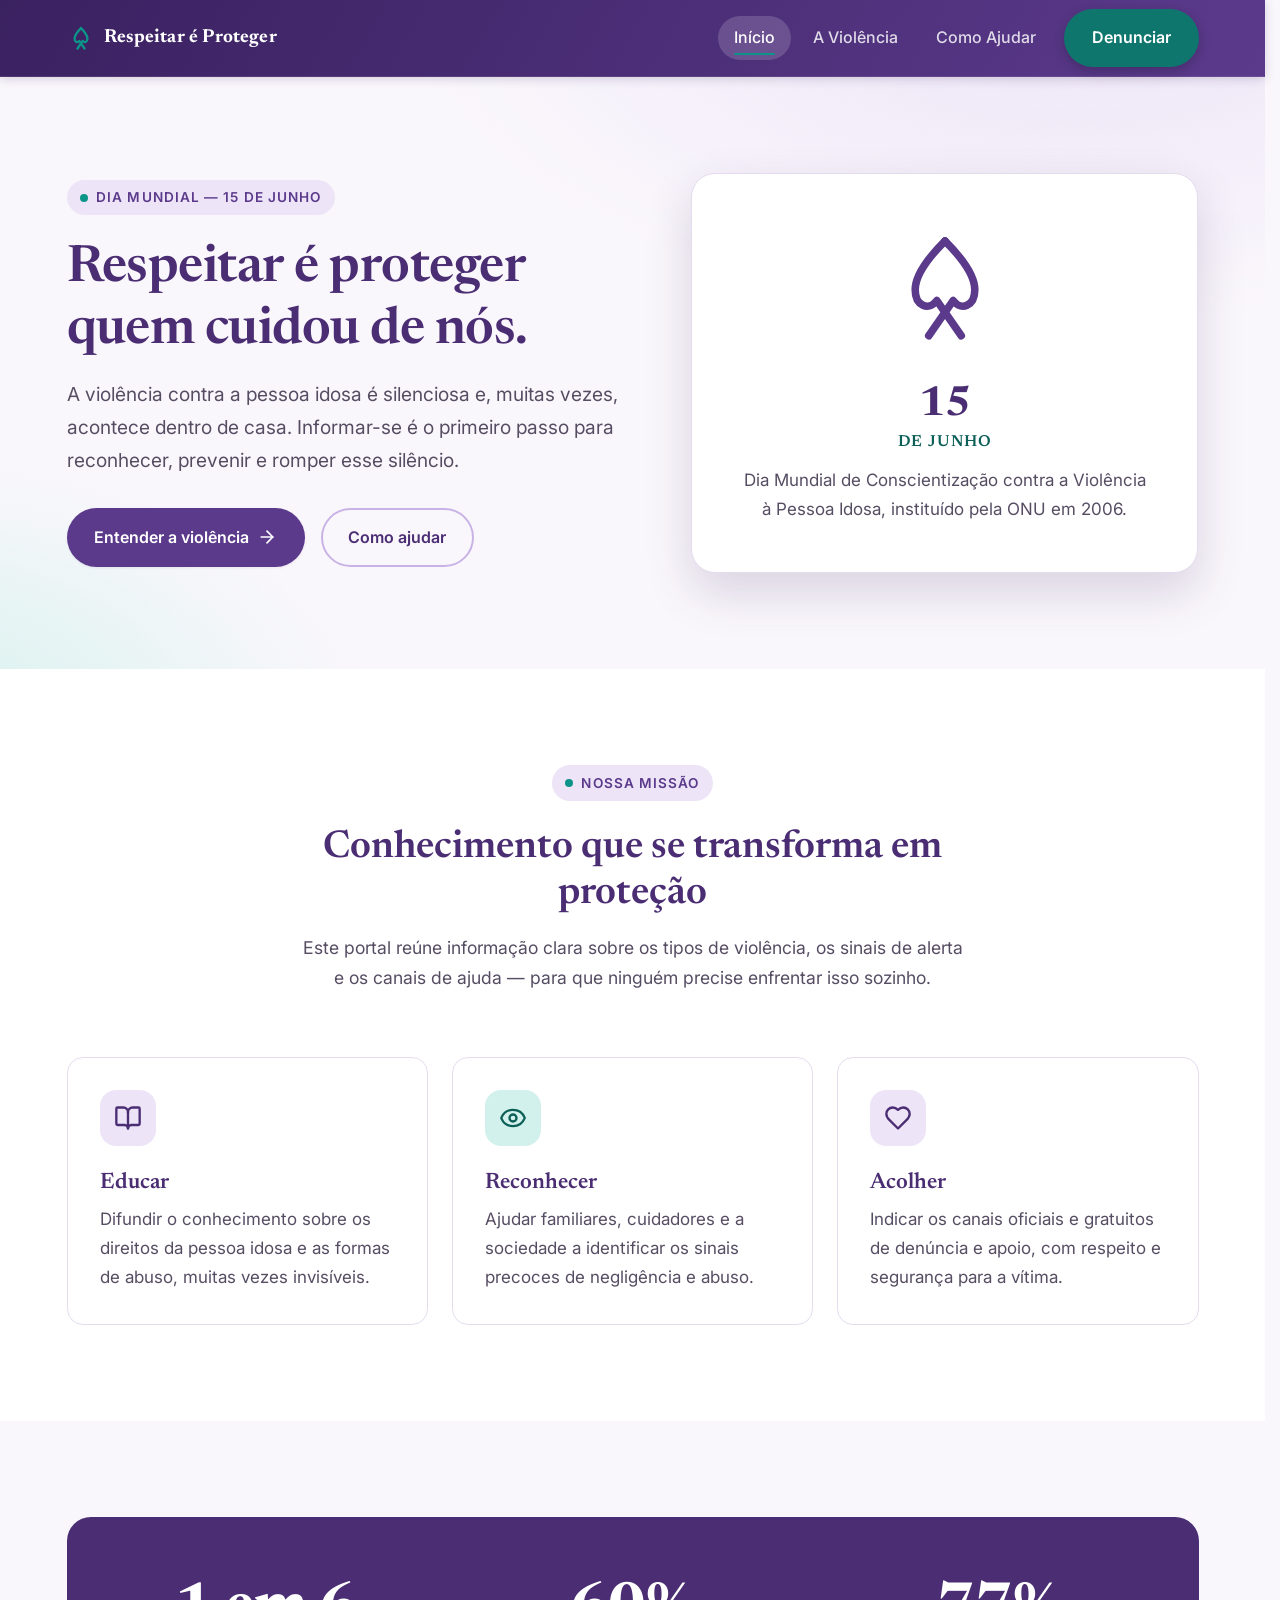
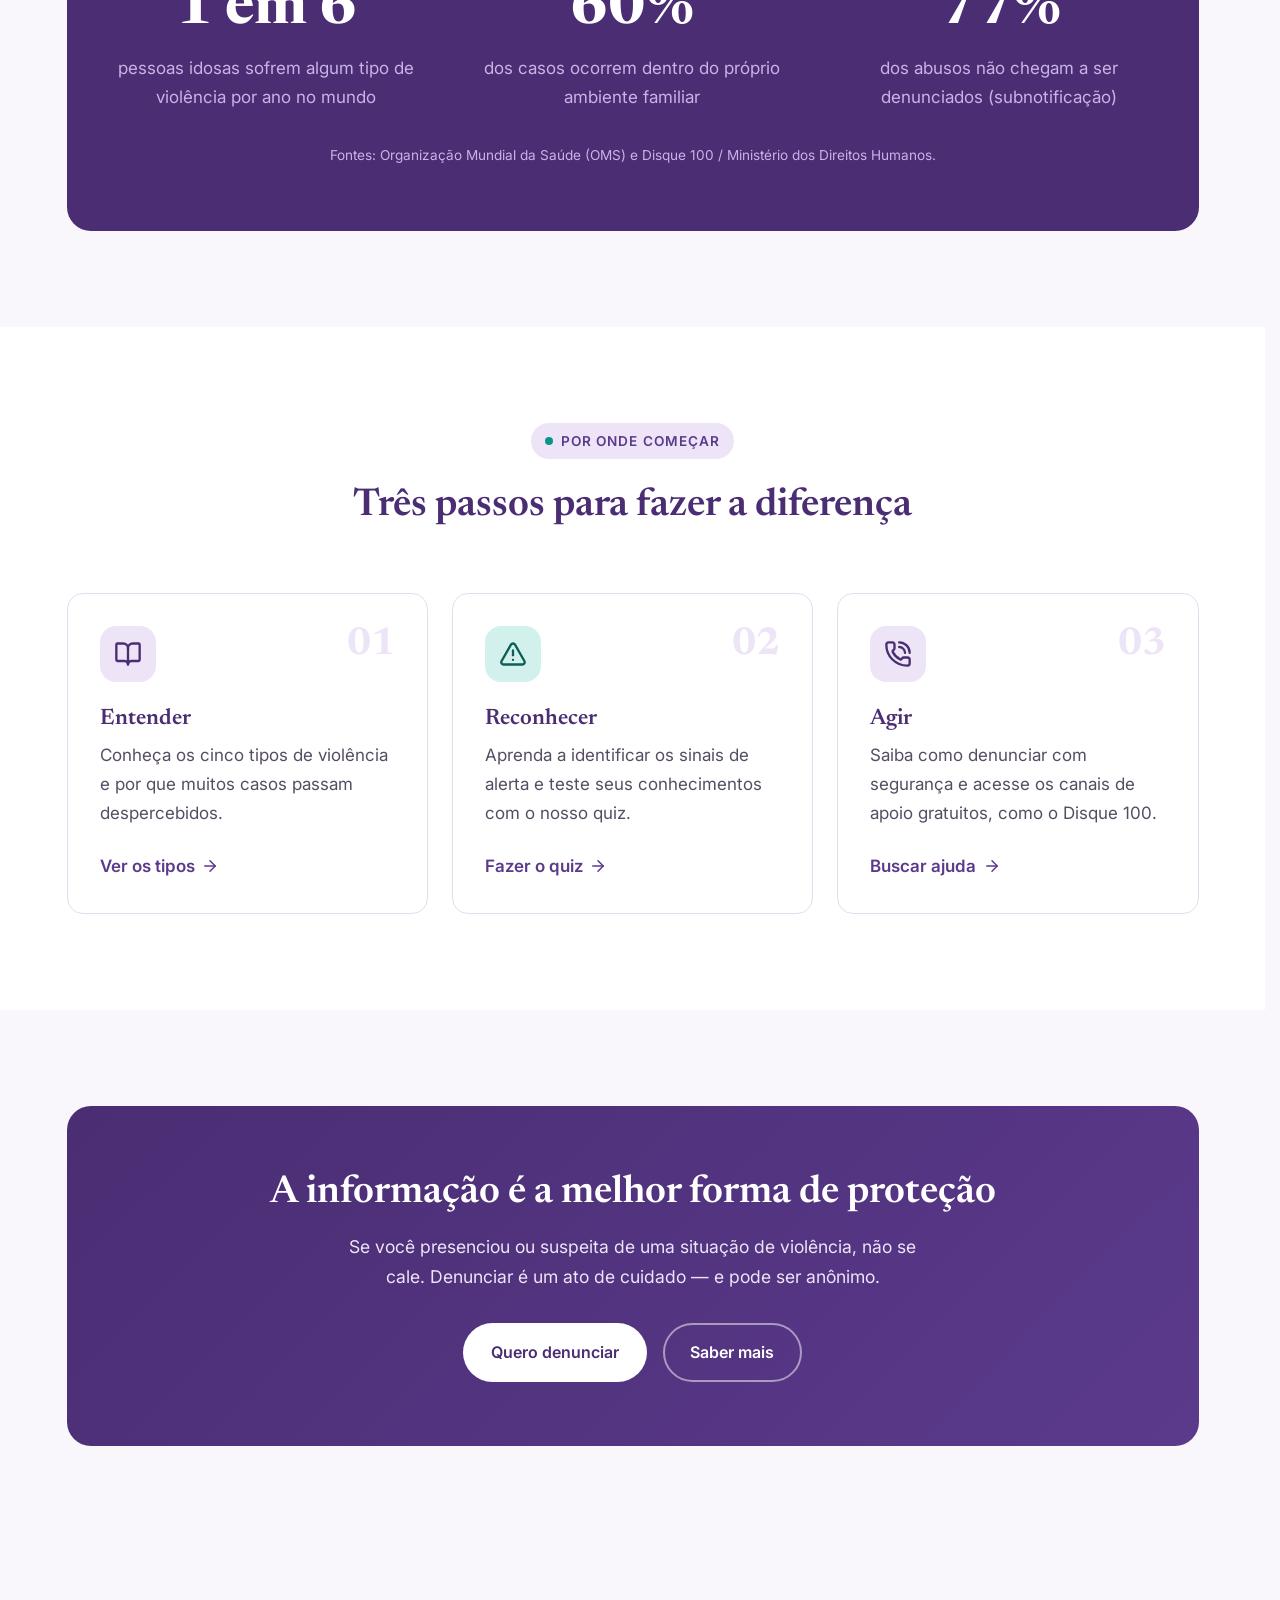
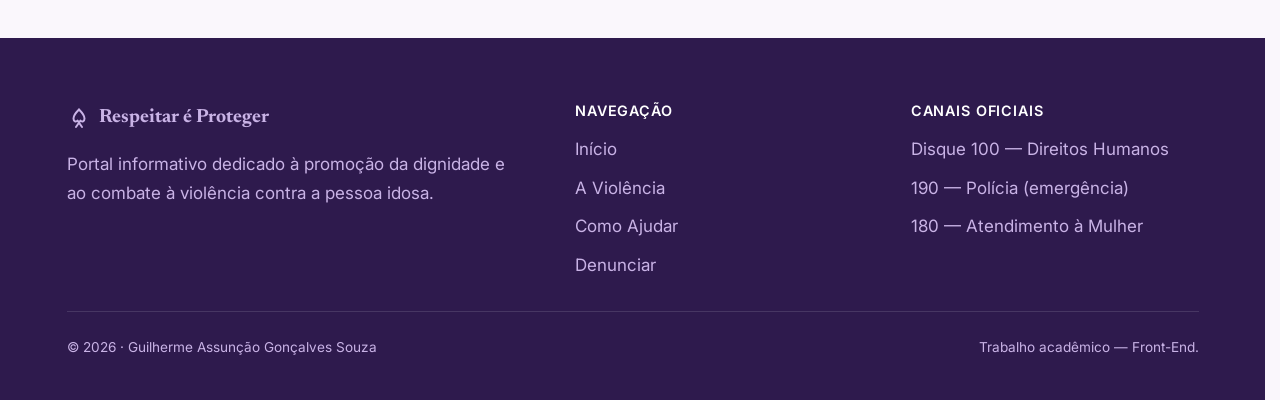
<file: index.html>
<!DOCTYPE html>
<html lang="pt-BR">
<head>
  <meta charset="UTF-8" />
  <meta name="viewport" content="width=device-width, initial-scale=1.0" />
  <title>Respeitar é Proteger — Conscientização contra a Violência à Pessoa Idosa</title>
  <meta name="description" content="Portal de conscientização sobre a violência contra a pessoa idosa. Entenda, reconheça os sinais e saiba como ajudar. Dia Mundial: 15 de junho." />

  <!-- Favicon: laço violeta desenhado em SVG (sem arquivo externo) -->
  <link rel="icon" href="data:image/svg+xml,%3Csvg xmlns='http://www.w3.org/2000/svg' viewBox='0 0 24 24' fill='none' stroke='%235b3a8c' stroke-width='2' stroke-linecap='round' stroke-linejoin='round'%3E%3Cpath d='M12 3.5C8.5 7 6.5 10 6.5 12.5c0 3 2.5 4 4 2L15 21'/%3E%3Cpath d='M12 3.5C15.5 7 17.5 10 17.5 12.5c0 3-2.5 4-4 2L9 21'/%3E%3C/svg%3E" />

  <link rel="stylesheet" href="css/estilo.css?v=7" />
  <script src="js/script.js" defer></script>

  <!-- Sem JavaScript, mostramos o conteúdo normalmente (sem animação de entrada) -->
  <noscript><style>.revelar{opacity:1 !important;transform:none !important}</style></noscript>
</head>
<body>
  <!-- Link de acessibilidade: pular direto para o conteúdo (visível só com Tab) -->
  <a href="#conteudo" class="pular-link">Pular para o conteúdo principal</a>

  <!-- ============================ CABEÇALHO ============================ -->
  <header class="cabecalho">
    <nav class="container nav" aria-label="Navegação principal">
      <a href="index.html" class="nav__marca">
        <svg class="nav__laco" viewBox="0 0 24 24" fill="none" stroke="currentColor" stroke-width="2" stroke-linecap="round" stroke-linejoin="round" aria-hidden="true">
          <path d="M12 3.5C8.5 7 6.5 10 6.5 12.5c0 3 2.5 4 4 2L15 21" />
          <path d="M12 3.5C15.5 7 17.5 10 17.5 12.5c0 3-2.5 4-4 2L9 21" />
        </svg>
        Respeitar é Proteger
      </a>

      <button class="nav__botao-menu" aria-label="Abrir menu" aria-expanded="false" aria-controls="menu">
        <svg width="26" height="26" viewBox="0 0 24 24" fill="none" stroke="currentColor" stroke-width="2" stroke-linecap="round" aria-hidden="true">
          <line x1="4" x2="20" y1="6" y2="6" /><line x1="4" x2="20" y1="12" y2="12" /><line x1="4" x2="20" y1="18" y2="18" />
        </svg>
      </button>

      <div class="nav__links" id="menu">
        <a class="nav__link nav__link--ativo" href="index.html" aria-current="page">Início</a>
        <a class="nav__link" href="informacoes.html">A Violência</a>
        <a class="nav__link" href="apoio.html">Como Ajudar</a>
        <a class="botao botao--primario" href="apoio.html#denuncia">Denunciar</a>
      </div>
    </nav>
  </header>

  <main id="conteudo">

    <!-- ============================ HERO ============================ -->
    <section class="hero">
      <div class="container hero__grid">
        <div class="revelar">
          <span class="eyebrow"><span class="eyebrow__ponto"></span>Dia Mundial — 15 de Junho</span>
          <h1>Respeitar é proteger quem cuidou de nós.</h1>
          <p class="hero__texto">
            A violência contra a pessoa idosa é silenciosa e, muitas vezes, acontece dentro de casa.
            Informar-se é o primeiro passo para reconhecer, prevenir e romper esse silêncio.
          </p>
          <div class="hero__acoes">
            <a class="botao botao--primario" href="informacoes.html">
              Entender a violência
              <svg class="botao__icone" viewBox="0 0 24 24" fill="none" stroke="currentColor" stroke-width="2" stroke-linecap="round" stroke-linejoin="round" aria-hidden="true"><path d="M5 12h14"/><path d="m12 5 7 7-7 7"/></svg>
            </a>
            <a class="botao botao--contorno" href="apoio.html">Como ajudar</a>
          </div>
        </div>

        <div class="hero__cartao revelar">
          <svg class="hero__laco-grande" viewBox="0 0 24 24" fill="none" stroke="#5b3a8c" stroke-width="1.4" stroke-linecap="round" stroke-linejoin="round" aria-hidden="true">
            <path d="M12 3.5C8.5 7 6.5 10 6.5 12.5c0 3 2.5 4 4 2L15 21" />
            <path d="M12 3.5C15.5 7 17.5 10 17.5 12.5c0 3-2.5 4-4 2L9 21" />
          </svg>
          <p class="hero__data">15<span>de junho</span></p>
          <p class="hero__legenda">
            Dia Mundial de Conscientização contra a Violência à Pessoa Idosa,
            instituído pela ONU em 2006.
          </p>
        </div>
      </div>
    </section>

    <!-- ============================ MISSÃO ============================ -->
    <section class="secao secao--clara">
      <div class="container">
        <div class="secao-cabecalho revelar">
          <span class="eyebrow"><span class="eyebrow__ponto"></span>Nossa missão</span>
          <h2>Conhecimento que se transforma em proteção</h2>
          <p>Este portal reúne informação clara sobre os tipos de violência, os sinais de alerta e os canais de ajuda — para que ninguém precise enfrentar isso sozinho.</p>
        </div>

        <div class="grade-3">
          <article class="card revelar">
            <div class="card__icone">
              <svg viewBox="0 0 24 24" fill="none" stroke="currentColor" stroke-width="2" stroke-linecap="round" stroke-linejoin="round" aria-hidden="true"><path d="M12 7v14"/><path d="M3 18a1 1 0 0 1-1-1V4a1 1 0 0 1 1-1h5a4 4 0 0 1 4 4 4 4 0 0 1 4-4h5a1 1 0 0 1 1 1v13a1 1 0 0 1-1 1h-6a3 3 0 0 0-3 3 3 3 0 0 0-3-3z"/></svg>
            </div>
            <h3>Educar</h3>
            <p>Difundir o conhecimento sobre os direitos da pessoa idosa e as formas de abuso, muitas vezes invisíveis.</p>
          </article>

          <article class="card revelar">
            <div class="card__icone card__icone--acento">
              <svg viewBox="0 0 24 24" fill="none" stroke="currentColor" stroke-width="2" stroke-linecap="round" stroke-linejoin="round" aria-hidden="true"><path d="M2.06 12.35a1 1 0 0 1 0-.7 10.75 10.75 0 0 1 19.88 0 1 1 0 0 1 0 .7 10.75 10.75 0 0 1-19.88 0"/><circle cx="12" cy="12" r="3"/></svg>
            </div>
            <h3>Reconhecer</h3>
            <p>Ajudar familiares, cuidadores e a sociedade a identificar os sinais precoces de negligência e abuso.</p>
          </article>

          <article class="card revelar">
            <div class="card__icone">
              <svg viewBox="0 0 24 24" fill="none" stroke="currentColor" stroke-width="2" stroke-linecap="round" stroke-linejoin="round" aria-hidden="true"><path d="M19 14c1.49-1.46 3-3.21 3-5.5A5.5 5.5 0 0 0 16.5 3c-1.76 0-3 .5-4.5 2-1.5-1.5-2.74-2-4.5-2A5.5 5.5 0 0 0 2 8.5c0 2.3 1.5 4.05 3 5.5l7 7Z"/></svg>
            </div>
            <h3>Acolher</h3>
            <p>Indicar os canais oficiais e gratuitos de denúncia e apoio, com respeito e segurança para a vítima.</p>
          </article>
        </div>
      </div>
    </section>

    <!-- ============================ IMPACTO (números) ============================ -->
    <section class="secao">
      <div class="container">
        <div class="estatisticas revelar">
          <div class="grade-3">
            <!-- data-contador = número final | data-sufixo = texto após o número -->
            <div class="estat">
              <p class="estat__num"><span data-contador="1" data-sufixo=" em 6">0</span></p>
              <p class="estat__rotulo">pessoas idosas sofrem algum tipo de violência por ano no mundo</p>
            </div>
            <div class="estat">
              <p class="estat__num"><span data-contador="70" data-sufixo="%">0</span></p>
              <p class="estat__rotulo">dos casos ocorrem dentro do próprio ambiente familiar</p>
            </div>
            <div class="estat">
              <p class="estat__num"><span data-contador="90" data-sufixo="%">0</span></p>
              <p class="estat__rotulo">dos abusos não chegam a ser denunciados (subnotificação)</p>
            </div>
          </div>
          <p class="estatisticas__fonte">Fontes: Organização Mundial da Saúde (OMS) e Disque 100 / Ministério dos Direitos Humanos.</p>
        </div>
      </div>
    </section>

    <!-- ============================ CAMINHOS ============================ -->
    <section class="secao secao--clara">
      <div class="container">
        <div class="secao-cabecalho revelar">
          <span class="eyebrow"><span class="eyebrow__ponto"></span>Por onde começar</span>
          <h2>Três passos para fazer a diferença</h2>
        </div>

        <div class="grade-3">
          <article class="card caminho revelar">
            <span class="caminho__num">01</span>
            <div class="card__icone">
              <svg viewBox="0 0 24 24" fill="none" stroke="currentColor" stroke-width="2" stroke-linecap="round" stroke-linejoin="round" aria-hidden="true"><path d="M12 7v14"/><path d="M3 18a1 1 0 0 1-1-1V4a1 1 0 0 1 1-1h5a4 4 0 0 1 4 4 4 4 0 0 1 4-4h5a1 1 0 0 1 1 1v13a1 1 0 0 1-1 1h-6a3 3 0 0 0-3 3 3 3 0 0 0-3-3z"/></svg>
            </div>
            <h3>Entender</h3>
            <p>Conheça os cinco tipos de violência e por que muitos casos passam despercebidos.</p>
            <a class="caminho__link" href="informacoes.html">Ver os tipos
              <svg viewBox="0 0 24 24" fill="none" stroke="currentColor" stroke-width="2" stroke-linecap="round" stroke-linejoin="round" aria-hidden="true"><path d="M5 12h14"/><path d="m12 5 7 7-7 7"/></svg>
            </a>
          </article>

          <article class="card caminho revelar">
            <span class="caminho__num">02</span>
            <div class="card__icone card__icone--acento">
              <svg viewBox="0 0 24 24" fill="none" stroke="currentColor" stroke-width="2" stroke-linecap="round" stroke-linejoin="round" aria-hidden="true"><path d="m21.73 18-8-14a2 2 0 0 0-3.48 0l-8 14A2 2 0 0 0 4 21h16a2 2 0 0 0 1.73-3Z"/><path d="M12 9v4"/><path d="M12 17h.01"/></svg>
            </div>
            <h3>Reconhecer</h3>
            <p>Aprenda a identificar os sinais de alerta e teste seus conhecimentos com o nosso quiz.</p>
            <a class="caminho__link" href="informacoes.html#quiz">Fazer o quiz
              <svg viewBox="0 0 24 24" fill="none" stroke="currentColor" stroke-width="2" stroke-linecap="round" stroke-linejoin="round" aria-hidden="true"><path d="M5 12h14"/><path d="m12 5 7 7-7 7"/></svg>
            </a>
          </article>

          <article class="card caminho revelar">
            <span class="caminho__num">03</span>
            <div class="card__icone">
              <svg viewBox="0 0 24 24" fill="none" stroke="currentColor" stroke-width="2" stroke-linecap="round" stroke-linejoin="round" aria-hidden="true"><path d="M13 2a9 9 0 0 1 9 9"/><path d="M13 6a5 5 0 0 1 5 5"/><path d="M13.83 16.57a1 1 0 0 0 1.21-.3l.36-.47A2 2 0 0 1 17 15h3a2 2 0 0 1 2 2v3a2 2 0 0 1-2 2A18 18 0 0 1 2 4a2 2 0 0 1 2-2h3a2 2 0 0 1 2 2v3a2 2 0 0 1-.8 1.6l-.47.35a1 1 0 0 0-.29 1.23 14 14 0 0 0 6.39 6.38"/></svg>
            </div>
            <h3>Agir</h3>
            <p>Saiba como denunciar com segurança e acesse os canais de apoio gratuitos, como o Disque 100.</p>
            <a class="caminho__link" href="apoio.html">Buscar ajuda
              <svg viewBox="0 0 24 24" fill="none" stroke="currentColor" stroke-width="2" stroke-linecap="round" stroke-linejoin="round" aria-hidden="true"><path d="M5 12h14"/><path d="m12 5 7 7-7 7"/></svg>
            </a>
          </article>
        </div>
      </div>
    </section>

    <!-- ============================ CTA ============================ -->
    <section class="secao">
      <div class="container">
        <div class="cta revelar">
          <h2>A informação é a melhor forma de proteção</h2>
          <p>Se você presenciou ou suspeita de uma situação de violência, não se cale. Denunciar é um ato de cuidado — e pode ser anônimo.</p>
          <div class="cta__acoes">
            <a class="botao botao--claro" href="apoio.html#denuncia">Quero denunciar</a>
            <a class="botao botao--contorno" href="informacoes.html" style="color:#fff;border-color:rgba(255,255,255,.5)">Saber mais</a>
          </div>
        </div>
      </div>
    </section>
  </main>

  <!-- ============================ RODAPÉ ============================ -->
  <footer class="rodape">
    <div class="container">
      <div class="rodape__grid">
        <div class="rodape__sobre">
          <p class="rodape__marca">
            <svg width="24" height="24" viewBox="0 0 24 24" fill="none" stroke="currentColor" stroke-width="2" stroke-linecap="round" stroke-linejoin="round" aria-hidden="true">
              <path d="M12 3.5C8.5 7 6.5 10 6.5 12.5c0 3 2.5 4 4 2L15 21" /><path d="M12 3.5C15.5 7 17.5 10 17.5 12.5c0 3-2.5 4-4 2L9 21" />
            </svg>
            Respeitar é Proteger
          </p>
          <p>Portal informativo dedicado à promoção da dignidade e ao combate à violência contra a pessoa idosa.</p>
        </div>

        <nav class="rodape__col" aria-label="Páginas">
          <h4>Navegação</h4>
          <ul>
            <li><a href="index.html">Início</a></li>
            <li><a href="informacoes.html">A Violência</a></li>
            <li><a href="apoio.html">Como Ajudar</a></li>
            <li><a href="apoio.html#denuncia">Denunciar</a></li>
          </ul>
        </nav>

        <div class="rodape__col">
          <h4>Canais oficiais</h4>
          <ul>
            <li><a href="https://www.gov.br/pt-br/servicos/denunciar-violacao-de-direitos-humanos" target="_blank" rel="noopener noreferrer">Disque 100 — Direitos Humanos</a></li>
            <li><a href="tel:190">190 — Polícia (emergência)</a></li>
            <li><a href="https://www.gov.br/pt-br/servicos/denunciar-e-buscar-ajuda-a-vitimas-de-violencia-contra-mulheres" target="_blank" rel="noopener noreferrer">180 — Atendimento à Mulher</a></li>
          </ul>
        </div>
      </div>

      <div class="rodape__base">
        <p>© 2026 · Guilherme Assunção Gonçalves Souza</p>
        <p>Trabalho acadêmico — Front-End.</p>
      </div>
    </div>
  </footer>
</body>
</html>
</file>
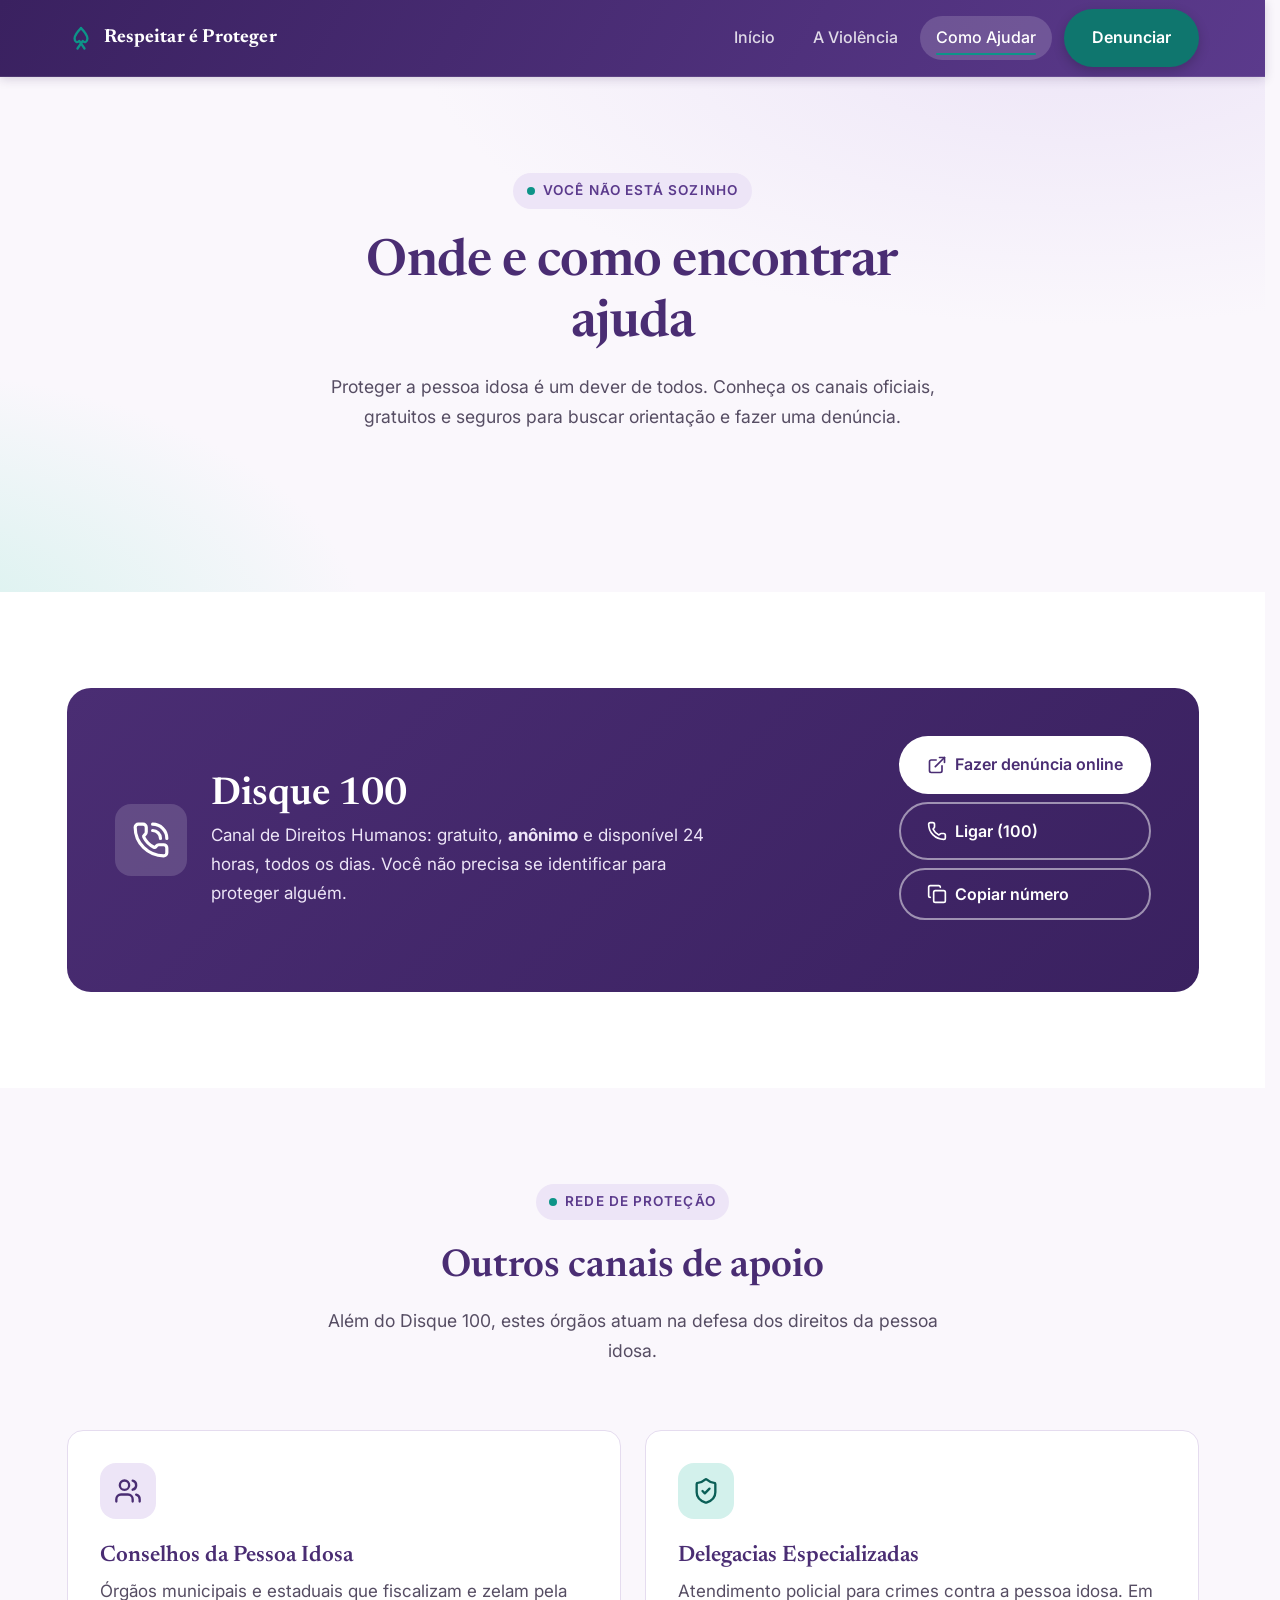
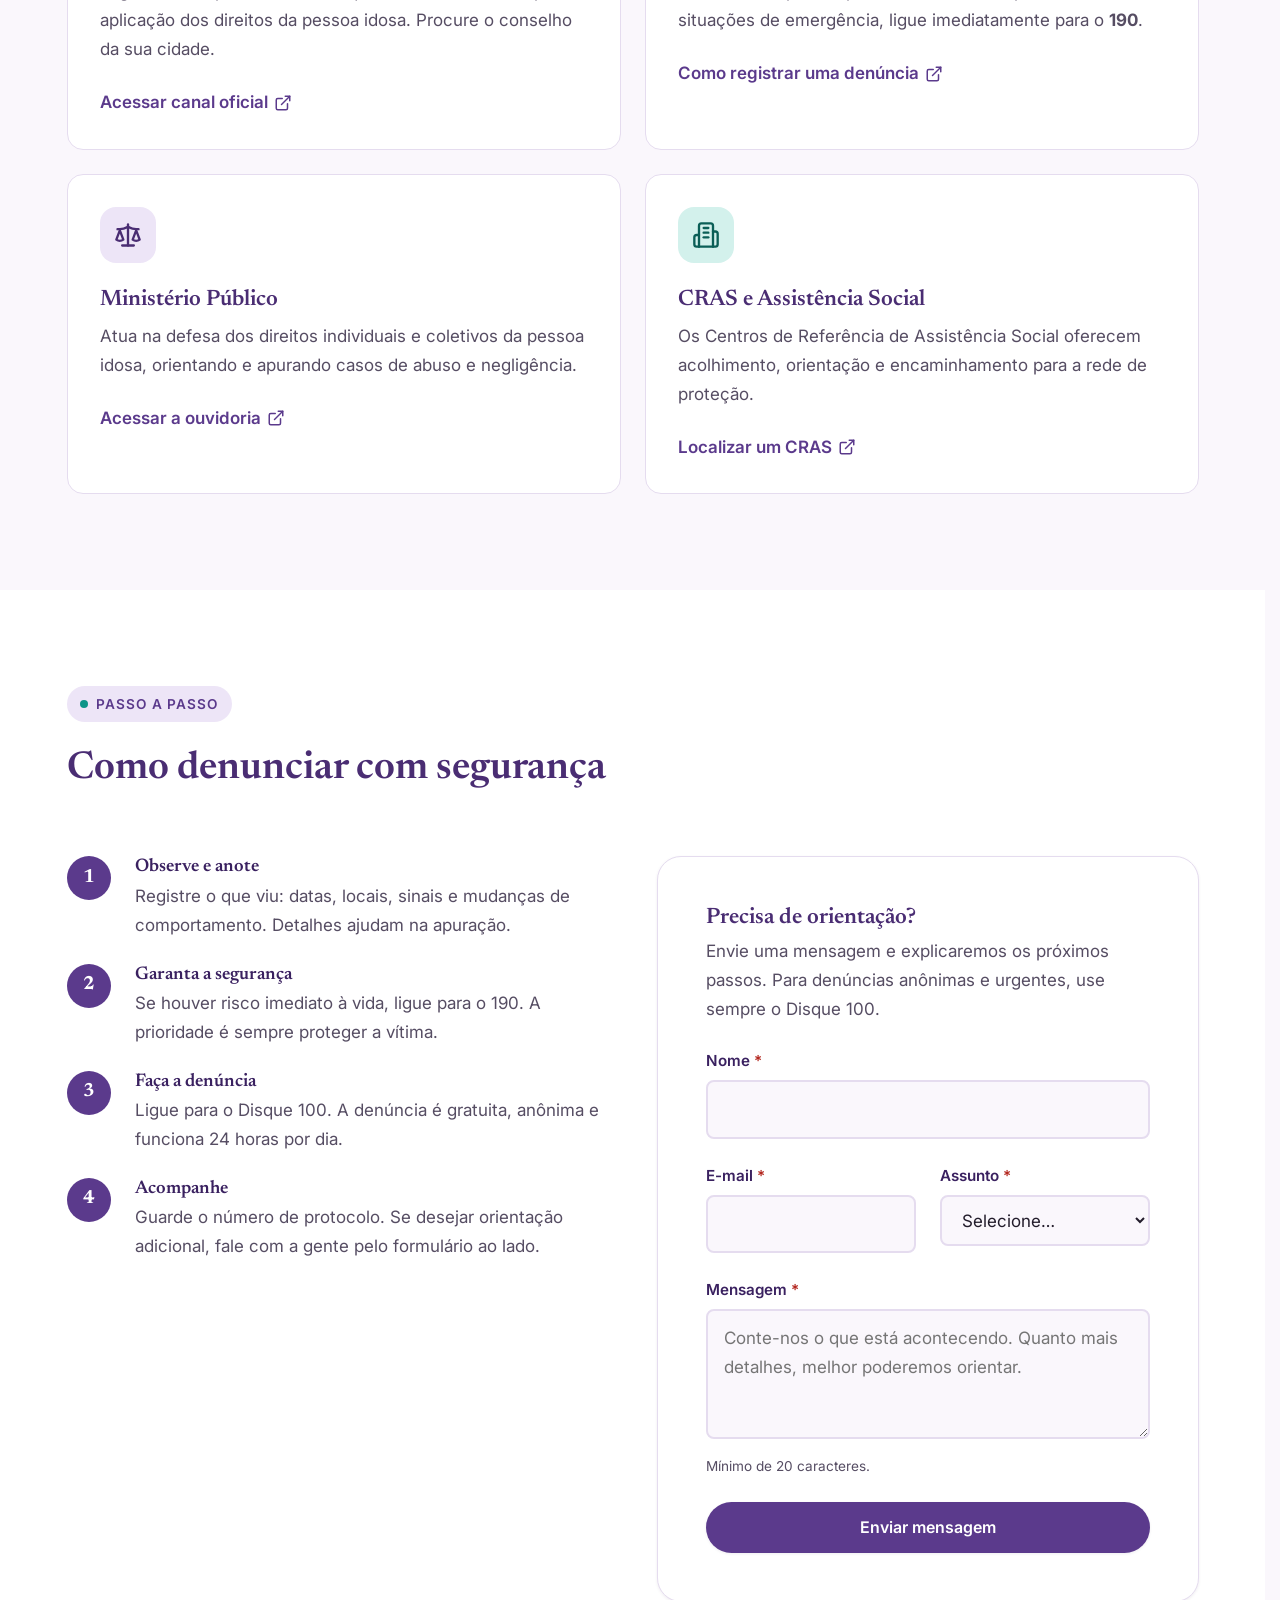
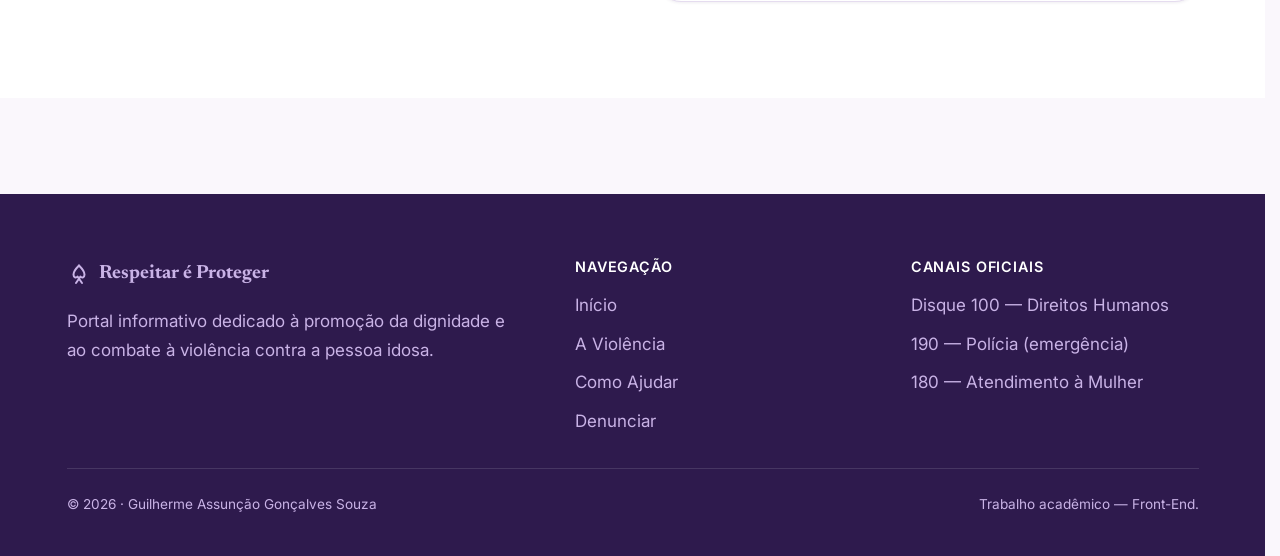
<file: apoio.html>
<!DOCTYPE html>
<html lang="pt-BR">
<head>
  <meta charset="UTF-8" />
  <meta name="viewport" content="width=device-width, initial-scale=1.0" />
  <title>Como Ajudar — Canais de Apoio e Denúncia | Respeitar é Proteger</title>
  <meta name="description" content="Onde e como buscar ajuda: Disque 100, conselhos do idoso, delegacias, Ministério Público e CRAS. Passo a passo para denunciar com segurança." />

  <link rel="icon" href="data:image/svg+xml,%3Csvg xmlns='http://www.w3.org/2000/svg' viewBox='0 0 24 24' fill='none' stroke='%235b3a8c' stroke-width='2' stroke-linecap='round' stroke-linejoin='round'%3E%3Cpath d='M12 3.5C8.5 7 6.5 10 6.5 12.5c0 3 2.5 4 4 2L15 21'/%3E%3Cpath d='M12 3.5C15.5 7 17.5 10 17.5 12.5c0 3-2.5 4-4 2L9 21'/%3E%3C/svg%3E" />

  <link rel="stylesheet" href="css/estilo.css?v=7" />
  <script src="js/script.js" defer></script>

  <!-- Sem JavaScript, mostramos o conteúdo normalmente (sem animação de entrada) -->
  <noscript><style>.revelar{opacity:1 !important;transform:none !important}</style></noscript>
</head>
<body>
  <a href="#conteudo" class="pular-link">Pular para o conteúdo principal</a>

  <!-- ============================ CABEÇALHO ============================ -->
  <header class="cabecalho">
    <nav class="container nav" aria-label="Navegação principal">
      <a href="index.html" class="nav__marca">
        <svg class="nav__laco" viewBox="0 0 24 24" fill="none" stroke="currentColor" stroke-width="2" stroke-linecap="round" stroke-linejoin="round" aria-hidden="true">
          <path d="M12 3.5C8.5 7 6.5 10 6.5 12.5c0 3 2.5 4 4 2L15 21" />
          <path d="M12 3.5C15.5 7 17.5 10 17.5 12.5c0 3-2.5 4-4 2L9 21" />
        </svg>
        Respeitar é Proteger
      </a>

      <button class="nav__botao-menu" aria-label="Abrir menu" aria-expanded="false" aria-controls="menu">
        <svg width="26" height="26" viewBox="0 0 24 24" fill="none" stroke="currentColor" stroke-width="2" stroke-linecap="round" aria-hidden="true">
          <line x1="4" x2="20" y1="6" y2="6" /><line x1="4" x2="20" y1="12" y2="12" /><line x1="4" x2="20" y1="18" y2="18" />
        </svg>
      </button>

      <div class="nav__links" id="menu">
        <a class="nav__link" href="index.html">Início</a>
        <a class="nav__link" href="informacoes.html">A Violência</a>
        <a class="nav__link nav__link--ativo" href="apoio.html" aria-current="page">Como Ajudar</a>
        <a class="botao botao--primario" href="apoio.html#denuncia">Denunciar</a>
      </div>
    </nav>
  </header>

  <main id="conteudo">

    <!-- ============================ CABEÇALHO DA PÁGINA ============================ -->
    <section class="hero">
      <div class="container" style="padding-block: var(--esp-7); text-align:center;">
        <div class="secao-cabecalho revelar">
          <span class="eyebrow"><span class="eyebrow__ponto"></span>Você não está sozinho</span>
          <h1>Onde e como encontrar ajuda</h1>
          <p>Proteger a pessoa idosa é um dever de todos. Conheça os canais oficiais, gratuitos e seguros para buscar orientação e fazer uma denúncia.</p>
        </div>
      </div>
    </section>

    <!-- ============================ EMERGÊNCIA / DISQUE 100 ============================ -->
    <section class="secao secao--clara" id="denuncia">
      <div class="container">
        <div class="emergencia revelar">
          <div class="emergencia__info">
            <div class="emergencia__icone">
              <svg viewBox="0 0 24 24" fill="none" stroke="#fff" stroke-width="2" stroke-linecap="round" stroke-linejoin="round" aria-hidden="true"><path d="M13 2a9 9 0 0 1 9 9"/><path d="M13 6a5 5 0 0 1 5 5"/><path d="M13.83 16.57a1 1 0 0 0 1.21-.3l.36-.47A2 2 0 0 1 17 15h3a2 2 0 0 1 2 2v3a2 2 0 0 1-2 2A18 18 0 0 1 2 4a2 2 0 0 1 2-2h3a2 2 0 0 1 2 2v3a2 2 0 0 1-.8 1.6l-.47.35a1 1 0 0 0-.29 1.23 14 14 0 0 0 6.39 6.38"/></svg>
            </div>
            <div>
              <h2>Disque 100</h2>
              <p>Canal de Direitos Humanos: gratuito, <strong>anônimo</strong> e disponível 24 horas, todos os dias. Você não precisa se identificar para proteger alguém.</p>
            </div>
          </div>
          <div class="emergencia__acoes">
            <a class="botao botao--claro" href="https://www.gov.br/pt-br/servicos/denunciar-violacao-de-direitos-humanos" target="_blank" rel="noopener noreferrer">
              <svg class="botao__icone" viewBox="0 0 24 24" fill="none" stroke="currentColor" stroke-width="2" stroke-linecap="round" stroke-linejoin="round" aria-hidden="true"><path d="M15 3h6v6"/><path d="M10 14 21 3"/><path d="M18 13v6a2 2 0 0 1-2 2H5a2 2 0 0 1-2-2V8a2 2 0 0 1 2-2h6"/></svg>
              Fazer denúncia online
            </a>
            <a class="botao botao--contorno" href="tel:100" style="color:#fff;border-color:rgba(255,255,255,.5)">
              <svg class="botao__icone" viewBox="0 0 24 24" fill="none" stroke="currentColor" stroke-width="2" stroke-linecap="round" stroke-linejoin="round" aria-hidden="true"><path d="M13.83 16.57a1 1 0 0 0 1.21-.3l.36-.47A2 2 0 0 1 17 15h3a2 2 0 0 1 2 2v3a2 2 0 0 1-2 2A18 18 0 0 1 2 4a2 2 0 0 1 2-2h3a2 2 0 0 1 2 2v3a2 2 0 0 1-.8 1.6l-.47.35a1 1 0 0 0-.29 1.23 14 14 0 0 0 6.39 6.38"/></svg>
              Ligar (100)
            </a>
            <button class="botao botao--contorno" id="copiarNumero" style="color:#fff;border-color:rgba(255,255,255,.5)" data-numero="100">
              <svg class="botao__icone" viewBox="0 0 24 24" fill="none" stroke="currentColor" stroke-width="2" stroke-linecap="round" stroke-linejoin="round" aria-hidden="true"><rect width="14" height="14" x="8" y="8" rx="2" ry="2"/><path d="M4 16c-1.1 0-2-.9-2-2V4c0-1.1.9-2 2-2h10c1.1 0 2 .9 2 2"/></svg>
              Copiar número
            </button>
            <p class="copiado" id="copiadoAviso" role="status" aria-live="polite"></p>
          </div>
        </div>
      </div>
    </section>

    <!-- ============================ CANAIS OFICIAIS ============================ -->
    <section class="secao">
      <div class="container">
        <div class="secao-cabecalho revelar">
          <span class="eyebrow"><span class="eyebrow__ponto"></span>Rede de proteção</span>
          <h2>Outros canais de apoio</h2>
          <p>Além do Disque 100, estes órgãos atuam na defesa dos direitos da pessoa idosa.</p>
        </div>

        <div class="grade-2">
          <article class="card revelar">
            <div class="card__icone">
              <svg viewBox="0 0 24 24" fill="none" stroke="currentColor" stroke-width="2" stroke-linecap="round" stroke-linejoin="round" aria-hidden="true"><path d="M16 21v-2a4 4 0 0 0-4-4H6a4 4 0 0 0-4 4v2"/><circle cx="9" cy="7" r="4"/><path d="M22 21v-2a4 4 0 0 0-3-3.87"/><path d="M16 3.13a4 4 0 0 1 0 7.75"/></svg>
            </div>
            <h3>Conselhos da Pessoa Idosa</h3>
            <p>Órgãos municipais e estaduais que fiscalizam e zelam pela aplicação dos direitos da pessoa idosa. Procure o conselho da sua cidade.</p>
            <a class="caminho__link" href="https://www.gov.br/participamaisbrasil/cndpi" target="_blank" rel="noopener noreferrer">Acessar canal oficial
              <svg viewBox="0 0 24 24" fill="none" stroke="currentColor" stroke-width="2" stroke-linecap="round" stroke-linejoin="round" aria-hidden="true"><path d="M15 3h6v6"/><path d="M10 14 21 3"/><path d="M18 13v6a2 2 0 0 1-2 2H5a2 2 0 0 1-2-2V8a2 2 0 0 1 2-2h6"/></svg>
            </a>
          </article>

          <article class="card revelar">
            <div class="card__icone card__icone--acento">
              <svg viewBox="0 0 24 24" fill="none" stroke="currentColor" stroke-width="2" stroke-linecap="round" stroke-linejoin="round" aria-hidden="true"><path d="M20 13c0 5-3.5 7.5-7.66 8.95a1 1 0 0 1-.67-.01C7.5 20.5 4 18 4 13V6a1 1 0 0 1 1-1c2 0 4.5-1.2 6.24-2.72a1.17 1.17 0 0 1 1.52 0C14.51 3.81 17 5 19 5a1 1 0 0 1 1 1z"/><path d="m9 12 2 2 4-4"/></svg>
            </div>
            <h3>Delegacias Especializadas</h3>
            <p>Atendimento policial para crimes contra a pessoa idosa. Em situações de emergência, ligue imediatamente para o <strong>190</strong>.</p>
            <a class="caminho__link" href="https://www.gov.br/pt-br/servicos/denunciar-violacao-de-direitos-humanos" target="_blank" rel="noopener noreferrer">Como registrar uma denúncia
              <svg viewBox="0 0 24 24" fill="none" stroke="currentColor" stroke-width="2" stroke-linecap="round" stroke-linejoin="round" aria-hidden="true"><path d="M15 3h6v6"/><path d="M10 14 21 3"/><path d="M18 13v6a2 2 0 0 1-2 2H5a2 2 0 0 1-2-2V8a2 2 0 0 1 2-2h6"/></svg>
            </a>
          </article>

          <article class="card revelar">
            <div class="card__icone">
              <svg viewBox="0 0 24 24" fill="none" stroke="currentColor" stroke-width="2" stroke-linecap="round" stroke-linejoin="round" aria-hidden="true"><path d="m16 16 3-8 3 8c-.87.65-1.92 1-3 1s-2.13-.35-3-1Z"/><path d="m2 16 3-8 3 8c-.87.65-1.92 1-3 1s-2.13-.35-3-1Z"/><path d="M7 21h10"/><path d="M12 3v18"/><path d="M3 7h2c2 0 5-1 7-2 2 1 5 2 7 2h2"/></svg>
            </div>
            <h3>Ministério Público</h3>
            <p>Atua na defesa dos direitos individuais e coletivos da pessoa idosa, orientando e apurando casos de abuso e negligência.</p>
            <a class="caminho__link" href="https://www.cnmp.mp.br/portal/ouvidoria" target="_blank" rel="noopener noreferrer">Acessar a ouvidoria
              <svg viewBox="0 0 24 24" fill="none" stroke="currentColor" stroke-width="2" stroke-linecap="round" stroke-linejoin="round" aria-hidden="true"><path d="M15 3h6v6"/><path d="M10 14 21 3"/><path d="M18 13v6a2 2 0 0 1-2 2H5a2 2 0 0 1-2-2V8a2 2 0 0 1 2-2h6"/></svg>
            </a>
          </article>

          <article class="card revelar">
            <div class="card__icone card__icone--acento">
              <svg viewBox="0 0 24 24" fill="none" stroke="currentColor" stroke-width="2" stroke-linecap="round" stroke-linejoin="round" aria-hidden="true"><path d="M6 22V4a2 2 0 0 1 2-2h8a2 2 0 0 1 2 2v18Z"/><path d="M6 12H4a2 2 0 0 0-2 2v6a2 2 0 0 0 2 2h2"/><path d="M18 9h2a2 2 0 0 1 2 2v9a2 2 0 0 1-2 2h-2"/><path d="M10 6h4"/><path d="M10 10h4"/><path d="M10 14h4"/></svg>
            </div>
            <h3>CRAS e Assistência Social</h3>
            <p>Os Centros de Referência de Assistência Social oferecem acolhimento, orientação e encaminhamento para a rede de proteção.</p>
            <a class="caminho__link" href="https://www.gov.br/pt-br/servicos/acessar-o-cras-centro-de-referencia-da-assistencia-social" target="_blank" rel="noopener noreferrer">Localizar um CRAS
              <svg viewBox="0 0 24 24" fill="none" stroke="currentColor" stroke-width="2" stroke-linecap="round" stroke-linejoin="round" aria-hidden="true"><path d="M15 3h6v6"/><path d="M10 14 21 3"/><path d="M18 13v6a2 2 0 0 1-2 2H5a2 2 0 0 1-2-2V8a2 2 0 0 1 2-2h6"/></svg>
            </a>
          </article>
        </div>
      </div>
    </section>

    <!-- ============================ PASSOS ============================ -->
    <section class="secao secao--clara">
      <div class="container">
        <div class="secao-cabecalho secao-cabecalho--esq revelar">
          <span class="eyebrow"><span class="eyebrow__ponto"></span>Passo a passo</span>
          <h2>Como denunciar com segurança</h2>
        </div>

        <div class="grade-2" style="align-items:start; gap: var(--esp-5);">
          <div class="passos revelar">
            <div class="passo">
              <div class="passo__num">1</div>
              <div>
                <h4>Observe e anote</h4>
                <p>Registre o que viu: datas, locais, sinais e mudanças de comportamento. Detalhes ajudam na apuração.</p>
              </div>
            </div>
            <div class="passo">
              <div class="passo__num">2</div>
              <div>
                <h4>Garanta a segurança</h4>
                <p>Se houver risco imediato à vida, ligue para o 190. A prioridade é sempre proteger a vítima.</p>
              </div>
            </div>
            <div class="passo">
              <div class="passo__num">3</div>
              <div>
                <h4>Faça a denúncia</h4>
                <p>Ligue para o Disque 100. A denúncia é gratuita, anônima e funciona 24 horas por dia.</p>
              </div>
            </div>
            <div class="passo">
              <div class="passo__num">4</div>
              <div>
                <h4>Acompanhe</h4>
                <p>Guarde o número de protocolo. Se desejar orientação adicional, fale com a gente pelo formulário ao lado.</p>
              </div>
            </div>
          </div>

          <!-- ============================ FORMULÁRIO ============================ -->
          <div class="form-cartao revelar" id="contato">
            <h3 style="margin-bottom:.3rem;">Precisa de orientação?</h3>
            <p style="color:var(--tinta-suave); margin-bottom:var(--esp-3);">Envie uma mensagem e explicaremos os próximos passos. Para denúncias anônimas e urgentes, use sempre o Disque 100.</p>

            <!-- novalidate desliga a validação do navegador para usarmos a nossa, em JS -->
            <form id="formContato" novalidate>
              <div class="campo">
                <label for="nome">Nome <span class="obrigatorio" aria-hidden="true">*</span></label>
                <input type="text" id="nome" name="nome" autocomplete="name" required />
                <p class="campo__erro">
                  <svg viewBox="0 0 24 24" fill="none" stroke="currentColor" stroke-width="2" stroke-linecap="round" aria-hidden="true"><circle cx="12" cy="12" r="10"/><line x1="12" x2="12" y1="8" y2="12"/><line x1="12" x2="12.01" y1="16" y2="16"/></svg>
                  Por favor, informe o seu nome.
                </p>
              </div>

              <div class="form-linha">
                <div class="campo">
                  <label for="email">E-mail <span class="obrigatorio" aria-hidden="true">*</span></label>
                  <input type="email" id="email" name="email" autocomplete="email" required />
                  <p class="campo__erro">
                    <svg viewBox="0 0 24 24" fill="none" stroke="currentColor" stroke-width="2" stroke-linecap="round" aria-hidden="true"><circle cx="12" cy="12" r="10"/><line x1="12" x2="12" y1="8" y2="12"/><line x1="12" x2="12.01" y1="16" y2="16"/></svg>
                    Informe um e-mail válido (ex.: nome@email.com).
                  </p>
                </div>

                <div class="campo">
                  <label for="assunto">Assunto <span class="obrigatorio" aria-hidden="true">*</span></label>
                  <select id="assunto" name="assunto" required>
                    <option value="">Selecione…</option>
                    <option value="orientacao">Pedido de orientação</option>
                    <option value="denuncia">Relato de uma situação</option>
                    <option value="duvida">Dúvida sobre direitos</option>
                    <option value="outro">Outro assunto</option>
                  </select>
                  <p class="campo__erro">
                    <svg viewBox="0 0 24 24" fill="none" stroke="currentColor" stroke-width="2" stroke-linecap="round" aria-hidden="true"><circle cx="12" cy="12" r="10"/><line x1="12" x2="12" y1="8" y2="12"/><line x1="12" x2="12.01" y1="16" y2="16"/></svg>
                    Escolha um assunto.
                  </p>
                </div>
              </div>

              <div class="campo">
                <label for="mensagem">Mensagem <span class="obrigatorio" aria-hidden="true">*</span></label>
                <textarea id="mensagem" name="mensagem" required minlength="20" placeholder="Conte-nos o que está acontecendo. Quanto mais detalhes, melhor poderemos orientar."></textarea>
                <p class="campo__ajuda">Mínimo de 20 caracteres.</p>
                <p class="campo__erro">
                  <svg viewBox="0 0 24 24" fill="none" stroke="currentColor" stroke-width="2" stroke-linecap="round" aria-hidden="true"><circle cx="12" cy="12" r="10"/><line x1="12" x2="12" y1="8" y2="12"/><line x1="12" x2="12.01" y1="16" y2="16"/></svg>
                  Escreva uma mensagem com pelo menos 20 caracteres.
                </p>
              </div>

              <button type="submit" class="botao botao--primario botao--bloco">Enviar mensagem</button>
            </form>

            <!-- Mensagem mostrada após o envio bem-sucedido (escondida no início) -->
            <div class="form-sucesso" id="formSucesso" hidden role="status" aria-live="polite">
              <div class="form-sucesso__icone">
                <svg viewBox="0 0 24 24" fill="none" stroke="currentColor" stroke-width="2.5" stroke-linecap="round" stroke-linejoin="round" aria-hidden="true"><path d="M20 6 9 17l-5-5"/></svg>
              </div>
              <h3>Mensagem enviada!</h3>
              <p style="color:var(--tinta-suave)">Obrigado por se importar. Em uma situação real, nossa equipe entraria em contato pelo e-mail informado.</p>
              <button class="botao botao--contorno" id="novoEnvio" type="button">Enviar outra mensagem</button>
            </div>
          </div>
        </div>
      </div>
    </section>
  </main>

  <!-- ============================ RODAPÉ ============================ -->
  <footer class="rodape">
    <div class="container">
      <div class="rodape__grid">
        <div class="rodape__sobre">
          <p class="rodape__marca">
            <svg width="24" height="24" viewBox="0 0 24 24" fill="none" stroke="currentColor" stroke-width="2" stroke-linecap="round" stroke-linejoin="round" aria-hidden="true">
              <path d="M12 3.5C8.5 7 6.5 10 6.5 12.5c0 3 2.5 4 4 2L15 21" /><path d="M12 3.5C15.5 7 17.5 10 17.5 12.5c0 3-2.5 4-4 2L9 21" />
            </svg>
            Respeitar é Proteger
          </p>
          <p>Portal informativo dedicado à promoção da dignidade e ao combate à violência contra a pessoa idosa.</p>
        </div>

        <nav class="rodape__col" aria-label="Páginas">
          <h4>Navegação</h4>
          <ul>
            <li><a href="index.html">Início</a></li>
            <li><a href="informacoes.html">A Violência</a></li>
            <li><a href="apoio.html">Como Ajudar</a></li>
            <li><a href="apoio.html#denuncia">Denunciar</a></li>
          </ul>
        </nav>

        <div class="rodape__col">
          <h4>Canais oficiais</h4>
          <ul>
            <li><a href="https://www.gov.br/pt-br/servicos/denunciar-violacao-de-direitos-humanos" target="_blank" rel="noopener noreferrer">Disque 100 — Direitos Humanos</a></li>
            <li><a href="tel:190">190 — Polícia (emergência)</a></li>
            <li><a href="https://www.gov.br/pt-br/servicos/denunciar-e-buscar-ajuda-a-vitimas-de-violencia-contra-mulheres" target="_blank" rel="noopener noreferrer">180 — Atendimento à Mulher</a></li>
          </ul>
        </div>
      </div>

      <div class="rodape__base">
        <p>© 2026 · Guilherme Assunção Gonçalves Souza</p>
        <p>Trabalho acadêmico — Front-End.</p>
      </div>
    </div>
  </footer>
</body>
</html>
</file>
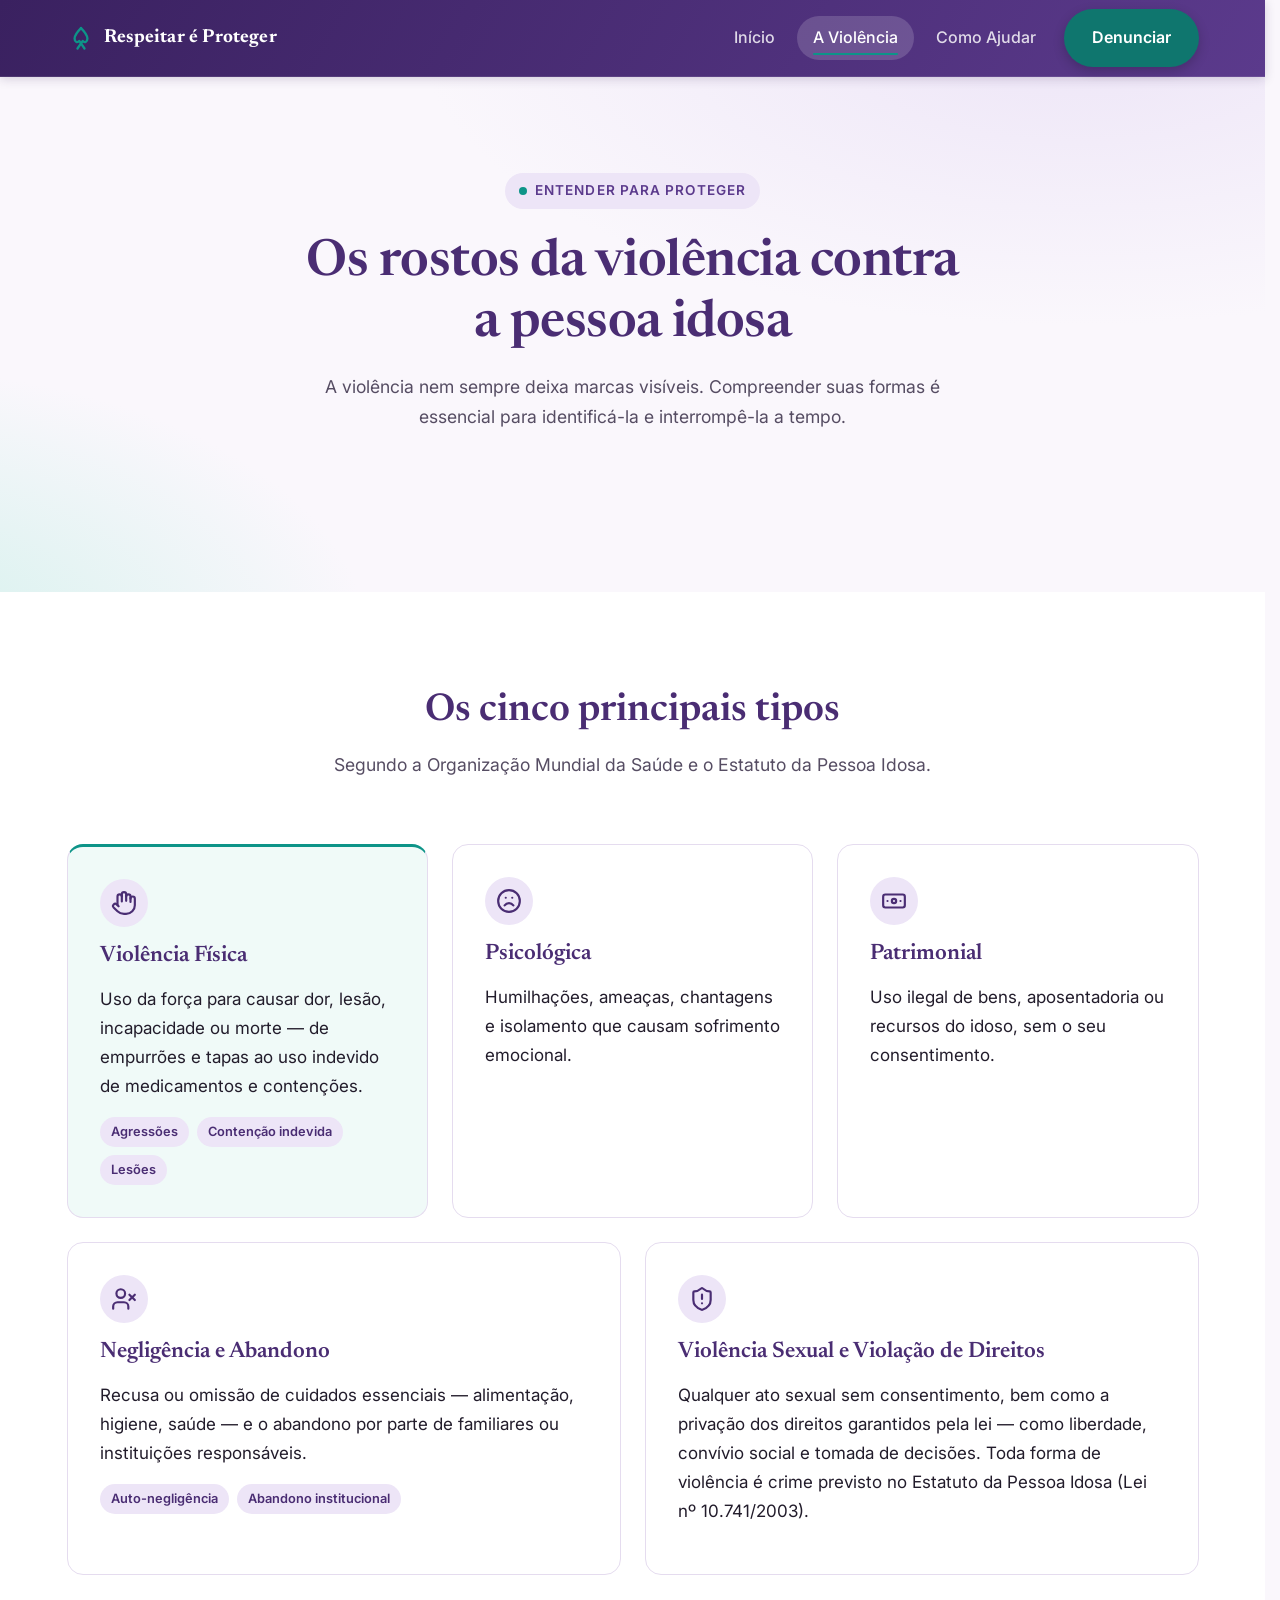
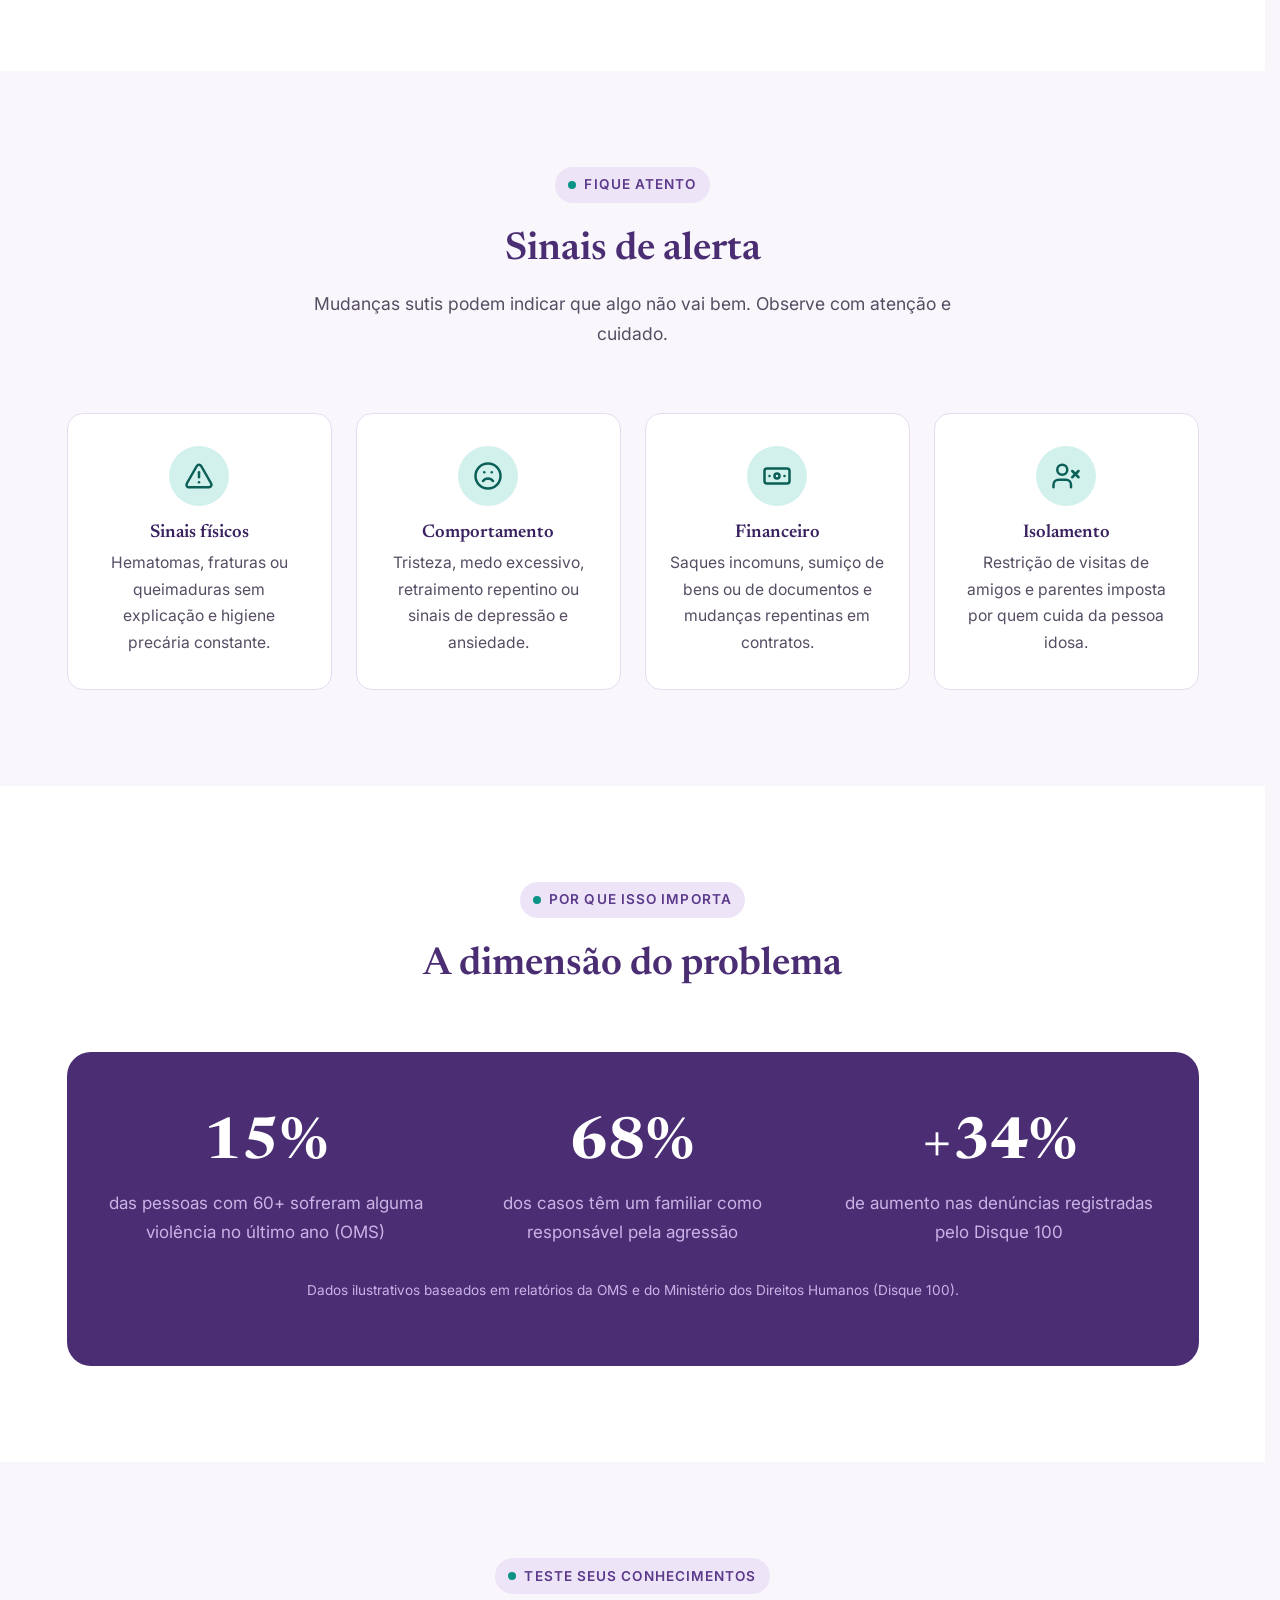
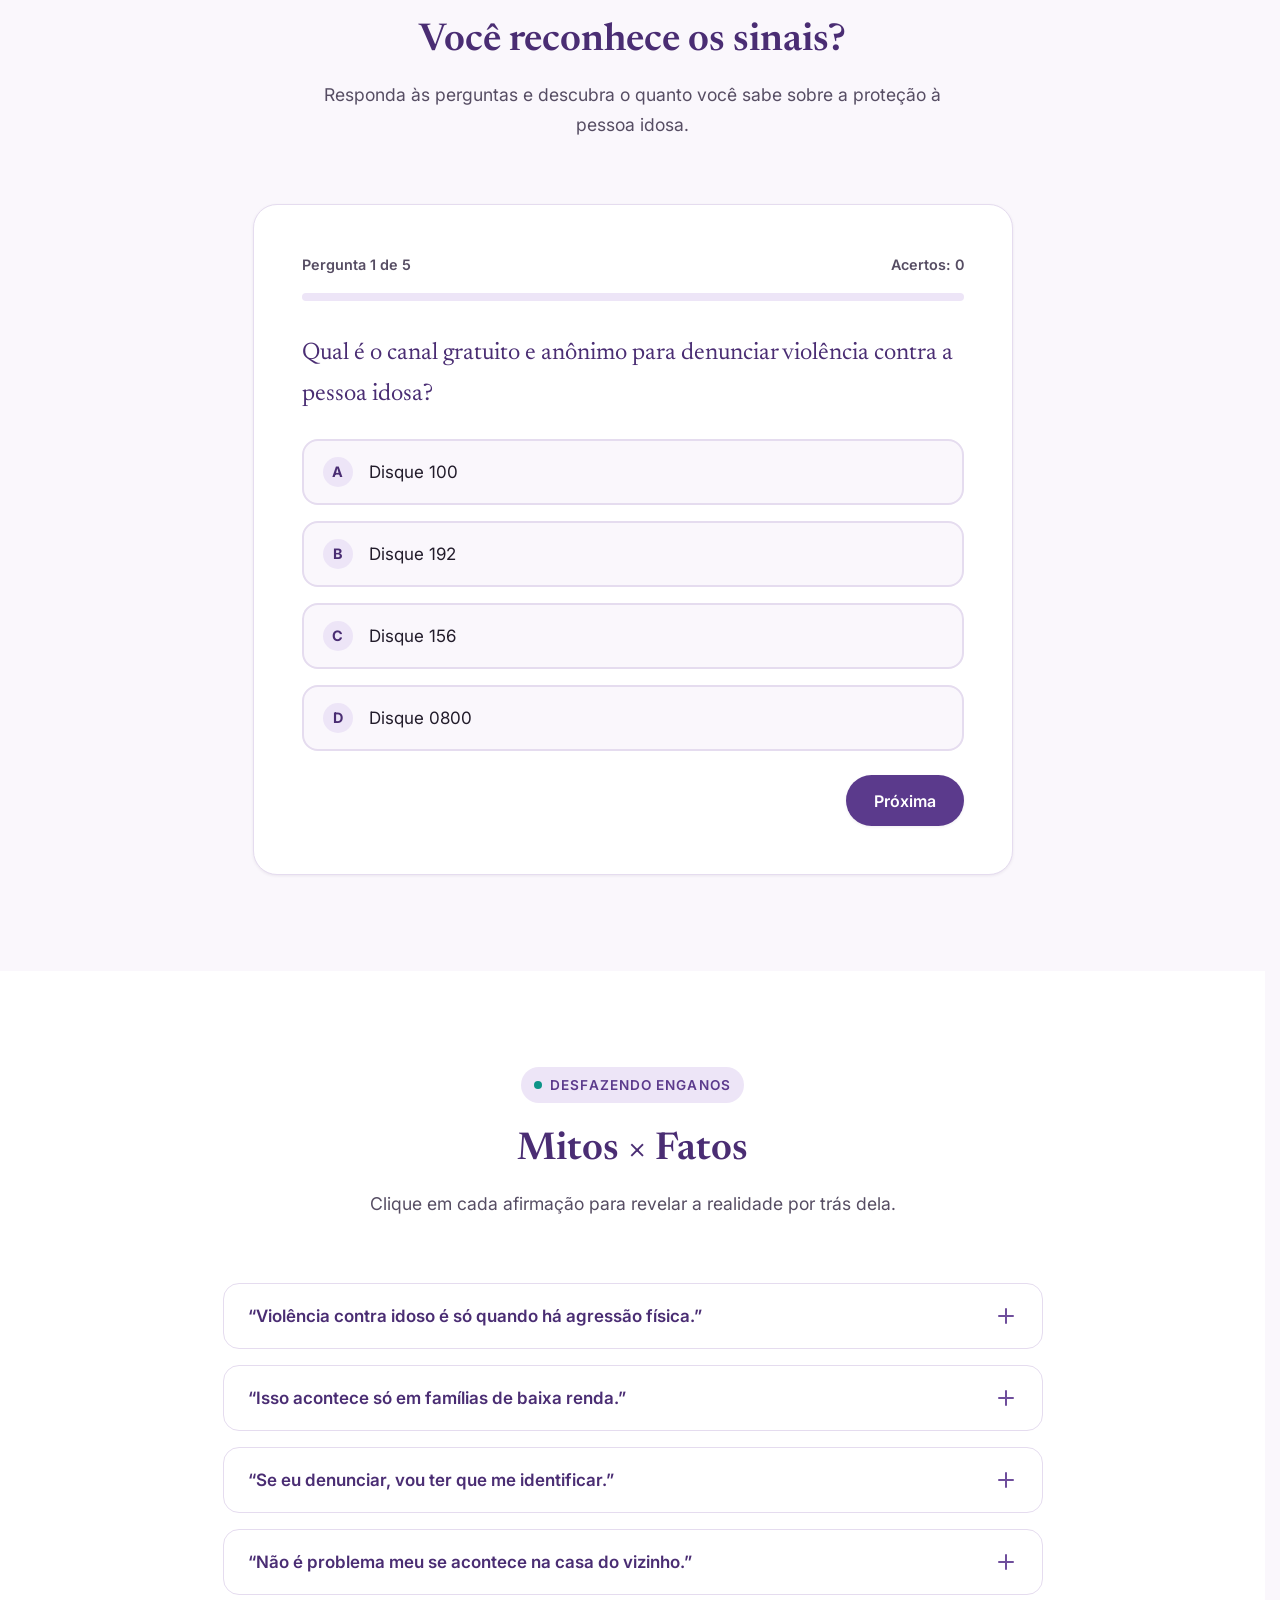
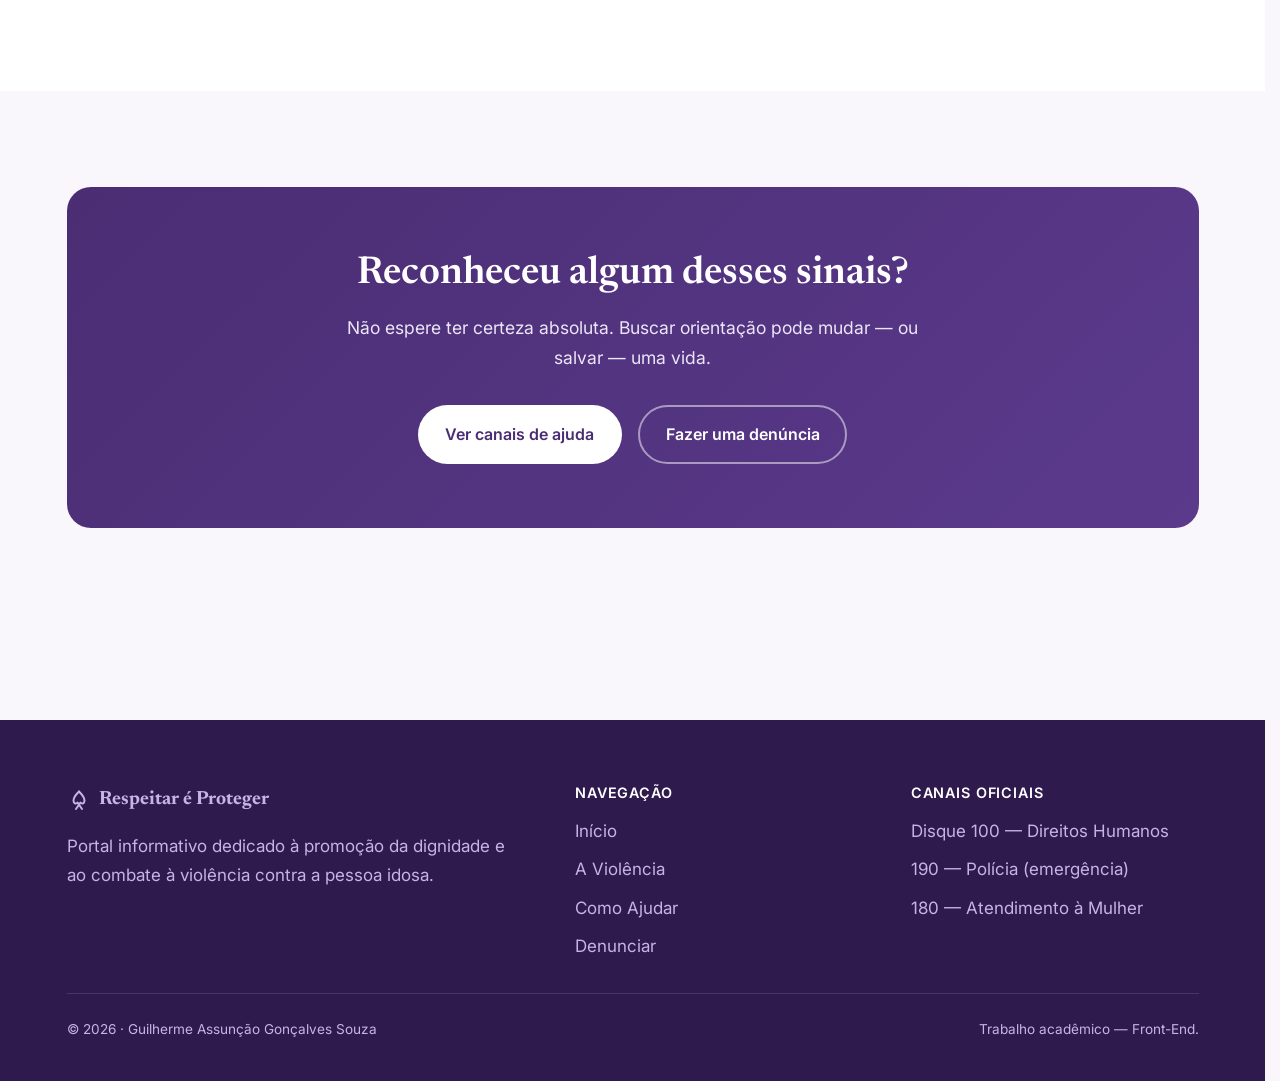
<file: informacoes.html>
<!DOCTYPE html>
<html lang="pt-BR">
<head>
  <meta charset="UTF-8" />
  <meta name="viewport" content="width=device-width, initial-scale=1.0" />
  <title>A Violência — Tipos, Sinais e Dados | Respeitar é Proteger</title>
  <meta name="description" content="Os cinco tipos de violência contra a pessoa idosa, os sinais de alerta, estatísticas e um quiz para testar seus conhecimentos." />

  <link rel="icon" href="data:image/svg+xml,%3Csvg xmlns='http://www.w3.org/2000/svg' viewBox='0 0 24 24' fill='none' stroke='%235b3a8c' stroke-width='2' stroke-linecap='round' stroke-linejoin='round'%3E%3Cpath d='M12 3.5C8.5 7 6.5 10 6.5 12.5c0 3 2.5 4 4 2L15 21'/%3E%3Cpath d='M12 3.5C15.5 7 17.5 10 17.5 12.5c0 3-2.5 4-4 2L9 21'/%3E%3C/svg%3E" />

  <link rel="stylesheet" href="css/estilo.css?v=7" />
  <script src="js/script.js" defer></script>

  <!-- Sem JavaScript, mostramos o conteúdo normalmente (sem animação de entrada) -->
  <noscript><style>.revelar{opacity:1 !important;transform:none !important}</style></noscript>
</head>
<body>
  <a href="#conteudo" class="pular-link">Pular para o conteúdo principal</a>

  <!-- ============================ CABEÇALHO ============================ -->
  <header class="cabecalho">
    <nav class="container nav" aria-label="Navegação principal">
      <a href="index.html" class="nav__marca">
        <svg class="nav__laco" viewBox="0 0 24 24" fill="none" stroke="currentColor" stroke-width="2" stroke-linecap="round" stroke-linejoin="round" aria-hidden="true">
          <path d="M12 3.5C8.5 7 6.5 10 6.5 12.5c0 3 2.5 4 4 2L15 21" />
          <path d="M12 3.5C15.5 7 17.5 10 17.5 12.5c0 3-2.5 4-4 2L9 21" />
        </svg>
        Respeitar é Proteger
      </a>

      <button class="nav__botao-menu" aria-label="Abrir menu" aria-expanded="false" aria-controls="menu">
        <svg width="26" height="26" viewBox="0 0 24 24" fill="none" stroke="currentColor" stroke-width="2" stroke-linecap="round" aria-hidden="true">
          <line x1="4" x2="20" y1="6" y2="6" /><line x1="4" x2="20" y1="12" y2="12" /><line x1="4" x2="20" y1="18" y2="18" />
        </svg>
      </button>

      <div class="nav__links" id="menu">
        <a class="nav__link" href="index.html">Início</a>
        <a class="nav__link nav__link--ativo" href="informacoes.html" aria-current="page">A Violência</a>
        <a class="nav__link" href="apoio.html">Como Ajudar</a>
        <a class="botao botao--primario" href="apoio.html#denuncia">Denunciar</a>
      </div>
    </nav>
  </header>

  <main id="conteudo">

    <!-- ============================ CABEÇALHO DA PÁGINA ============================ -->
    <section class="hero">
      <div class="container" style="padding-block: var(--esp-7); text-align:center;">
        <div class="secao-cabecalho revelar">
          <span class="eyebrow"><span class="eyebrow__ponto"></span>Entender para proteger</span>
          <h1>Os rostos da violência contra a pessoa idosa</h1>
          <p>A violência nem sempre deixa marcas visíveis. Compreender suas formas é essencial para identificá-la e interrompê-la a tempo.</p>
        </div>
      </div>
    </section>

    <!-- ============================ TIPOS DE VIOLÊNCIA (bento) ============================ -->
    <section class="secao secao--clara">
      <div class="container">
        <div class="secao-cabecalho revelar">
          <h2>Os cinco principais tipos</h2>
          <p>Segundo a Organização Mundial da Saúde e o Estatuto da Pessoa Idosa.</p>
        </div>

        <div class="bento">
          <!-- Física -->
          <article class="bento__item bento__item--destaque col-2 revelar">
            <div class="icone-circulo">
              <svg viewBox="0 0 24 24" fill="none" stroke="currentColor" stroke-width="2" stroke-linecap="round" stroke-linejoin="round" aria-hidden="true"><path d="M18 11V6a2 2 0 0 0-2-2 2 2 0 0 0-2 2"/><path d="M14 10V4a2 2 0 0 0-2-2 2 2 0 0 0-2 2v2"/><path d="M10 10.5V6a2 2 0 0 0-2-2 2 2 0 0 0-2 2v8"/><path d="M18 8a2 2 0 1 1 4 0v6a8 8 0 0 1-8 8h-2c-2.8 0-4.5-.86-6-2.34l-3.6-3.6a2 2 0 0 1 2.83-2.82L7 15"/></svg>
            </div>
            <h3>Violência Física</h3>
            <p>Uso da força para causar dor, lesão, incapacidade ou morte — de empurrões e tapas ao uso indevido de medicamentos e contenções.</p>
            <div class="tag-grupo">
              <span class="tag">Agressões</span>
              <span class="tag">Contenção indevida</span>
              <span class="tag">Lesões</span>
            </div>
          </article>

          <!-- Psicológica -->
          <article class="bento__item col-2 revelar">
            <div class="icone-circulo">
              <svg viewBox="0 0 24 24" fill="none" stroke="currentColor" stroke-width="2" stroke-linecap="round" stroke-linejoin="round" aria-hidden="true"><circle cx="12" cy="12" r="10"/><path d="M16 16s-1.5-2-4-2-4 2-4 2"/><line x1="9" x2="9.01" y1="9" y2="9"/><line x1="15" x2="15.01" y1="9" y2="9"/></svg>
            </div>
            <h3>Psicológica</h3>
            <p>Humilhações, ameaças, chantagens e isolamento que causam sofrimento emocional.</p>
          </article>

          <!-- Patrimonial -->
          <article class="bento__item col-2 revelar">
            <div class="icone-circulo">
              <svg viewBox="0 0 24 24" fill="none" stroke="currentColor" stroke-width="2" stroke-linecap="round" stroke-linejoin="round" aria-hidden="true"><rect width="20" height="12" x="2" y="6" rx="2"/><circle cx="12" cy="12" r="2"/><path d="M6 12h.01M18 12h.01"/></svg>
            </div>
            <h3>Patrimonial</h3>
            <p>Uso ilegal de bens, aposentadoria ou recursos do idoso, sem o seu consentimento.</p>
          </article>

          <!-- Negligência -->
          <article class="bento__item col-3 revelar">
            <div class="icone-circulo">
              <svg viewBox="0 0 24 24" fill="none" stroke="currentColor" stroke-width="2" stroke-linecap="round" stroke-linejoin="round" aria-hidden="true"><path d="M16 21v-2a4 4 0 0 0-4-4H6a4 4 0 0 0-4 4v2"/><circle cx="9" cy="7" r="4"/><line x1="17" x2="22" y1="8" y2="13"/><line x1="22" x2="17" y1="8" y2="13"/></svg>
            </div>
            <h3>Negligência e Abandono</h3>
            <p>Recusa ou omissão de cuidados essenciais — alimentação, higiene, saúde — e o abandono por parte de familiares ou instituições responsáveis.</p>
            <div class="tag-grupo">
              <span class="tag">Auto-negligência</span>
              <span class="tag">Abandono institucional</span>
            </div>
          </article>

          <!-- Sexual / Direitos -->
          <article class="bento__item col-3 revelar">
            <div class="icone-circulo">
              <svg viewBox="0 0 24 24" fill="none" stroke="currentColor" stroke-width="2" stroke-linecap="round" stroke-linejoin="round" aria-hidden="true"><path d="M20 13c0 5-3.5 7.5-7.66 8.95a1 1 0 0 1-.67-.01C7.5 20.5 4 18 4 13V6a1 1 0 0 1 1-1c2 0 4.5-1.2 6.24-2.72a1.17 1.17 0 0 1 1.52 0C14.51 3.81 17 5 19 5a1 1 0 0 1 1 1z"/><path d="M12 8v4"/><path d="M12 16h.01"/></svg>
            </div>
            <h3>Violência Sexual e Violação de Direitos</h3>
            <p>Qualquer ato sexual sem consentimento, bem como a privação dos direitos garantidos pela lei — como liberdade, convívio social e tomada de decisões. Toda forma de violência é crime previsto no Estatuto da Pessoa Idosa (Lei nº 10.741/2003).</p>
          </article>
        </div>
      </div>
    </section>

    <!-- ============================ SINAIS DE ALERTA ============================ -->
    <section class="secao">
      <div class="container">
        <div class="secao-cabecalho revelar">
          <span class="eyebrow"><span class="eyebrow__ponto"></span>Fique atento</span>
          <h2>Sinais de alerta</h2>
          <p>Mudanças sutis podem indicar que algo não vai bem. Observe com atenção e cuidado.</p>
        </div>

        <div class="grade-sinais">
          <article class="sinal revelar">
            <div class="sinal__icone">
              <svg viewBox="0 0 24 24" fill="none" stroke="currentColor" stroke-width="2" stroke-linecap="round" stroke-linejoin="round" aria-hidden="true"><path d="m21.73 18-8-14a2 2 0 0 0-3.48 0l-8 14A2 2 0 0 0 4 21h16a2 2 0 0 0 1.73-3Z"/><path d="M12 9v4"/><path d="M12 17h.01"/></svg>
            </div>
            <h4>Sinais físicos</h4>
            <p>Hematomas, fraturas ou queimaduras sem explicação e higiene precária constante.</p>
          </article>

          <article class="sinal revelar">
            <div class="sinal__icone">
              <svg viewBox="0 0 24 24" fill="none" stroke="currentColor" stroke-width="2" stroke-linecap="round" stroke-linejoin="round" aria-hidden="true"><circle cx="12" cy="12" r="10"/><path d="M16 16s-1.5-2-4-2-4 2-4 2"/><line x1="9" x2="9.01" y1="9" y2="9"/><line x1="15" x2="15.01" y1="9" y2="9"/></svg>
            </div>
            <h4>Comportamento</h4>
            <p>Tristeza, medo excessivo, retraimento repentino ou sinais de depressão e ansiedade.</p>
          </article>

          <article class="sinal revelar">
            <div class="sinal__icone">
              <svg viewBox="0 0 24 24" fill="none" stroke="currentColor" stroke-width="2" stroke-linecap="round" stroke-linejoin="round" aria-hidden="true"><rect width="20" height="12" x="2" y="6" rx="2"/><circle cx="12" cy="12" r="2"/><path d="M6 12h.01M18 12h.01"/></svg>
            </div>
            <h4>Financeiro</h4>
            <p>Saques incomuns, sumiço de bens ou de documentos e mudanças repentinas em contratos.</p>
          </article>

          <article class="sinal revelar">
            <div class="sinal__icone">
              <svg viewBox="0 0 24 24" fill="none" stroke="currentColor" stroke-width="2" stroke-linecap="round" stroke-linejoin="round" aria-hidden="true"><path d="M16 21v-2a4 4 0 0 0-4-4H6a4 4 0 0 0-4 4v2"/><circle cx="9" cy="7" r="4"/><line x1="17" x2="22" y1="8" y2="13"/><line x1="22" x2="17" y1="8" y2="13"/></svg>
            </div>
            <h4>Isolamento</h4>
            <p>Restrição de visitas de amigos e parentes imposta por quem cuida da pessoa idosa.</p>
          </article>
        </div>
      </div>
    </section>

    <!-- ============================ ESTATÍSTICAS ============================ -->
    <section class="secao secao--clara">
      <div class="container">
        <div class="secao-cabecalho revelar">
          <span class="eyebrow"><span class="eyebrow__ponto"></span>Por que isso importa</span>
          <h2>A dimensão do problema</h2>
        </div>
        <div class="estatisticas revelar">
          <div class="grade-3">
            <div class="estat">
              <p class="estat__num"><span data-contador="16" data-prefixo="" data-sufixo="%">0</span></p>
              <p class="estat__rotulo">das pessoas com 60+ sofreram alguma violência no último ano (OMS)</p>
            </div>
            <div class="estat">
              <p class="estat__num"><span data-contador="70" data-sufixo="%">0</span></p>
              <p class="estat__rotulo">dos casos têm um familiar como responsável pela agressão</p>
            </div>
            <div class="estat">
              <p class="estat__num"><span data-contador="35" data-prefixo="+" data-sufixo="%">0</span></p>
              <p class="estat__rotulo">de aumento nas denúncias registradas pelo Disque 100</p>
            </div>
          </div>
          <p class="estatisticas__fonte">Dados ilustrativos baseados em relatórios da OMS e do Ministério dos Direitos Humanos (Disque 100).</p>
        </div>
      </div>
    </section>

    <!-- ============================ QUIZ ============================ -->
    <section class="secao" id="quiz">
      <div class="container">
        <div class="secao-cabecalho revelar">
          <span class="eyebrow"><span class="eyebrow__ponto"></span>Teste seus conhecimentos</span>
          <h2>Você reconhece os sinais?</h2>
          <p>Responda às perguntas e descubra o quanto você sabe sobre a proteção à pessoa idosa.</p>
        </div>

        <div class="quiz revelar" id="quizCaixa">
          <div class="quiz__cabecalho">
            <span class="quiz__progresso" id="quizProgresso">Pergunta 1</span>
            <span class="quiz__progresso" id="quizPontos">Acertos: 0</span>
          </div>
          <div class="quiz__barra"><div class="quiz__barra-preenchida" id="quizBarra"></div></div>

          <!-- O JavaScript preenche este espaço com as perguntas -->
          <div id="quizConteudo">
            <noscript>
              <p>Este quiz precisa de JavaScript ativado para funcionar. Mas você pode continuar lendo o restante da página normalmente.</p>
            </noscript>
          </div>
        </div>
      </div>
    </section>

    <!-- ============================ MITOS x FATOS ============================ -->
    <section class="secao secao--clara">
      <div class="container">
        <div class="secao-cabecalho revelar">
          <span class="eyebrow"><span class="eyebrow__ponto"></span>Desfazendo enganos</span>
          <h2>Mitos × Fatos</h2>
          <p>Clique em cada afirmação para revelar a realidade por trás dela.</p>
        </div>

        <div class="acordeao revelar">
          <div class="acordeao__item">
            <button class="acordeao__botao" aria-expanded="false">
              <span>“Violência contra idoso é só quando há agressão física.”</span>
              <svg class="acordeao__sinal" viewBox="0 0 24 24" fill="none" stroke="currentColor" stroke-width="2" stroke-linecap="round" aria-hidden="true"><path d="M5 12h14"/><path d="M12 5v14"/></svg>
            </button>
            <div class="acordeao__corpo">
              <p><span class="fato">Fato:</span> A maioria dos casos é psicológica, patrimonial ou de negligência — formas que não deixam marcas visíveis, mas causam grande sofrimento.</p>
            </div>
          </div>

          <div class="acordeao__item">
            <button class="acordeao__botao" aria-expanded="false">
              <span>“Isso acontece só em famílias de baixa renda.”</span>
              <svg class="acordeao__sinal" viewBox="0 0 24 24" fill="none" stroke="currentColor" stroke-width="2" stroke-linecap="round" aria-hidden="true"><path d="M5 12h14"/><path d="M12 5v14"/></svg>
            </button>
            <div class="acordeao__corpo">
              <p><span class="fato">Fato:</span> A violência contra a pessoa idosa ocorre em todas as classes sociais, níveis de escolaridade e regiões do país.</p>
            </div>
          </div>

          <div class="acordeao__item">
            <button class="acordeao__botao" aria-expanded="false">
              <span>“Se eu denunciar, vou ter que me identificar.”</span>
              <svg class="acordeao__sinal" viewBox="0 0 24 24" fill="none" stroke="currentColor" stroke-width="2" stroke-linecap="round" aria-hidden="true"><path d="M5 12h14"/><path d="M12 5v14"/></svg>
            </button>
            <div class="acordeao__corpo">
              <p><span class="fato">Fato:</span> A denúncia pelo Disque 100 é gratuita e <strong>anônima</strong>. Você não precisa se identificar para proteger alguém.</p>
            </div>
          </div>

          <div class="acordeao__item">
            <button class="acordeao__botao" aria-expanded="false">
              <span>“Não é problema meu se acontece na casa do vizinho.”</span>
              <svg class="acordeao__sinal" viewBox="0 0 24 24" fill="none" stroke="currentColor" stroke-width="2" stroke-linecap="round" aria-hidden="true"><path d="M5 12h14"/><path d="M12 5v14"/></svg>
            </button>
            <div class="acordeao__corpo">
              <p><span class="fato">Fato:</span> Proteger a pessoa idosa é um dever de toda a sociedade, previsto em lei. A omissão também é uma forma de violência.</p>
            </div>
          </div>
        </div>
      </div>
    </section>

    <!-- ============================ CTA ============================ -->
    <section class="secao">
      <div class="container">
        <div class="cta revelar">
          <h2>Reconheceu algum desses sinais?</h2>
          <p>Não espere ter certeza absoluta. Buscar orientação pode mudar — ou salvar — uma vida.</p>
          <div class="cta__acoes">
            <a class="botao botao--claro" href="apoio.html">Ver canais de ajuda</a>
            <a class="botao botao--contorno" href="apoio.html#denuncia" style="color:#fff;border-color:rgba(255,255,255,.5)">Fazer uma denúncia</a>
          </div>
        </div>
      </div>
    </section>
  </main>

  <!-- ============================ RODAPÉ ============================ -->
  <footer class="rodape">
    <div class="container">
      <div class="rodape__grid">
        <div class="rodape__sobre">
          <p class="rodape__marca">
            <svg width="24" height="24" viewBox="0 0 24 24" fill="none" stroke="currentColor" stroke-width="2" stroke-linecap="round" stroke-linejoin="round" aria-hidden="true">
              <path d="M12 3.5C8.5 7 6.5 10 6.5 12.5c0 3 2.5 4 4 2L15 21" /><path d="M12 3.5C15.5 7 17.5 10 17.5 12.5c0 3-2.5 4-4 2L9 21" />
            </svg>
            Respeitar é Proteger
          </p>
          <p>Portal informativo dedicado à promoção da dignidade e ao combate à violência contra a pessoa idosa.</p>
        </div>

        <nav class="rodape__col" aria-label="Páginas">
          <h4>Navegação</h4>
          <ul>
            <li><a href="index.html">Início</a></li>
            <li><a href="informacoes.html">A Violência</a></li>
            <li><a href="apoio.html">Como Ajudar</a></li>
            <li><a href="apoio.html#denuncia">Denunciar</a></li>
          </ul>
        </nav>

        <div class="rodape__col">
          <h4>Canais oficiais</h4>
          <ul>
            <li><a href="https://www.gov.br/pt-br/servicos/denunciar-violacao-de-direitos-humanos" target="_blank" rel="noopener noreferrer">Disque 100 — Direitos Humanos</a></li>
            <li><a href="tel:190">190 — Polícia (emergência)</a></li>
            <li><a href="https://www.gov.br/pt-br/servicos/denunciar-e-buscar-ajuda-a-vitimas-de-violencia-contra-mulheres" target="_blank" rel="noopener noreferrer">180 — Atendimento à Mulher</a></li>
          </ul>
        </div>
      </div>

      <div class="rodape__base">
        <p>© 2026 · Guilherme Assunção Gonçalves Souza</p>
        <p>Trabalho acadêmico — Front-End.</p>
      </div>
    </div>
  </footer>
</body>
</html>
</file>
<file: css/estilo.css>
/* ==========================================================================
   Conscientização contra a Violência à Pessoa Idosa
   Folha de estilo única e compartilhada pelas 3 páginas.

   Sumário:
   1.  Fontes
   2.  Tokens de design (variáveis de cor, espaçamento, etc.)
   3.  Reset e base
   4.  Utilitários e layout (container, grid, acessibilidade)
   5.  Cabeçalho / navegação
   6.  Botões
   7.  Hero (seção de destaque)
   8.  Cabeçalhos de seção
   9.  Cards genéricos e "caminhos"
   10. Estatísticas (contadores animados)
   11. Tipos de violência (grade bento)
   12. Sinais de alerta
   13. Quiz interativo
   14. Mitos x Fatos (acordeão)
   15. Apoio: emergência, canais e passos
   16. Formulário de denúncia
   17. Faixa de chamada (CTA) e rodapé
   18. Animações de revelação ao rolar
   19. Responsividade
   ========================================================================== */

/* 1. FONTES ---------------------------------------------------------------- */
/* Newsreader = serifada acolhedora (títulos) | Inter = sans legível (texto).
   As fontes são HOSPEDADAS LOCALMENTE (pasta fonts/), em formato variável —
   um único arquivo cobre todos os pesos. Carregam do disco, praticamente na
   hora. Com font-display: block, o navegador SEMPRE usa estas fontes (nunca
   exibe uma fonte de reserva no lugar), então o texto não muda de espessura
   nem de tamanho entre carregamentos. Bônus: funciona 100% offline. */
@font-face {
  font-family: 'Inter';
  src: url('../fonts/Inter.ttf') format('truetype');
  font-weight: 100 900;
  font-style: normal;
  font-display: block;
}
@font-face {
  font-family: 'Newsreader';
  src: url('../fonts/Newsreader.ttf') format('truetype');
  font-weight: 100 900;
  font-style: normal;
  font-display: block;
}

/* --------------------------------------------------------------------------
   FONTES DE RESERVA COM MÉTRICAS AJUSTADAS (rede de segurança)
   Caso a fonte local demore no carregamento inicial, usamos uma fonte do
   sistema "esticada" para ocupar o mesmo espaço da fonte final — assim,
   mesmo nesse instante, nada muda de tamanho.
   -------------------------------------------------------------------------- */
@font-face {
  font-family: 'Inter Fallback';
  src: local('Arial');
  ascent-override: 90.44%;
  descent-override: 22.52%;
  line-gap-override: 0%;
  size-adjust: 107.12%;
}
@font-face {
  font-family: 'Newsreader Fallback';
  src: local('Georgia');
  ascent-override: 92%;
  descent-override: 27%;
  line-gap-override: 0%;
  size-adjust: 103%;
}

/* 2. TOKENS DE DESIGN ------------------------------------------------------ */
:root {
  /* Cor da causa: violeta (laço violeta da conscientização) — sóbrio, não neon */
  --violeta-900: #2e1a4d;
  --violeta-800: #3a2160;
  --violeta-700: #4a2d73;   /* títulos / marca */
  --violeta-600: #5b3a8c;   /* cor primária / botões */
  --violeta-500: #6f4e9c;   /* secundária */
  --violeta-300: #c9b3e6;
  --violeta-100: #ede5f7;
  --violeta-50:  #f6f1fb;

  /* Acento teal (verde-azulado): combina com o violeta e transmite calma e esperança */
  --acento-700: #0b5f57;  /* texto/ícones sobre fundo claro (contraste alto) */
  --acento-600: #0f766e;  /* botões com texto branco */
  --acento-500: #0d9488;  /* detalhes decorativos: laço, traço do item ativo */
  --acento-100: #d3f1ec;  /* fundo bem claro (ex.: atrás de ícones) */

  /* Neutros quentes */
  --tinta:        #221c2b;  /* texto principal */
  --tinta-suave:  #564d63;  /* texto secundário (contraste ~7:1 no branco) */
  --fundo:        #faf7fc;  /* fundo da página */
  --superficie:   #ffffff;  /* cartões */
  --superficie-2: #f3eef8;  /* superfície alternativa */
  --borda:        #e5dcef;

  /* Estados semânticos */
  --perigo:  #b3261e;
  --sucesso: #1f7a4d;

  /* Tipografia */
  --fonte-titulo: 'Newsreader', 'Newsreader Fallback', Georgia, 'Times New Roman', serif;
  --fonte-texto:  'Inter', 'Inter Fallback', system-ui, -apple-system, 'Segoe UI', Roboto, sans-serif;

  /* Espaçamento (ritmo de 8px) */
  --esp-1: 0.5rem;
  --esp-2: 1rem;
  --esp-3: 1.5rem;
  --esp-4: 2rem;
  --esp-5: 3rem;
  --esp-6: 4rem;
  --esp-7: 6rem;

  /* Raio, sombras e transições */
  --raio-s: 8px;
  --raio-m: 16px;
  --raio-g: 24px;
  --raio-pilula: 999px;

  --sombra-s: 0 1px 3px rgba(46, 26, 77, 0.08);
  --sombra-m: 0 8px 24px rgba(46, 26, 77, 0.10);
  --sombra-g: 0 20px 48px rgba(46, 26, 77, 0.16);

  --transicao: 200ms ease;

  --largura-max: 1180px;
  --altura-nav: 76px;
}

/* 3. RESET E BASE ---------------------------------------------------------- */
*, *::before, *::after { box-sizing: border-box; }

html {
  scroll-behavior: smooth;
  /* Mostra a barra de rolagem SEMPRE, mesmo quando a página cabe na tela.
     Sem isso, páginas curtas (sem barra) e longas (com barra) têm larguras
     diferentes, e o conteúdo centralizado — inclusive o menu — "pula" de
     lado ao trocar de página. Funciona em todos os navegadores. */
  overflow-y: scroll;
  scrollbar-gutter: stable;
}

body {
  margin: 0;
  font-family: var(--fonte-texto);
  font-size: 1.0625rem;          /* 17px — leitura confortável */
  line-height: 1.7;
  color: var(--tinta);
  background-color: var(--fundo);
  -webkit-font-smoothing: antialiased;
}

h1, h2, h3, h4 {
  font-family: var(--fonte-titulo);
  color: var(--violeta-700);
  line-height: 1.2;
  margin: 0 0 var(--esp-2);
  font-weight: 600;
}

h1 { font-size: clamp(2.4rem, 4vw, 3.4rem); letter-spacing: -0.01em; }
h2 { font-size: clamp(1.9rem, 3vw, 2.5rem); }
h3 { font-size: 1.4rem; }
h4 { font-size: 1.15rem; color: var(--violeta-800); }

p  { margin: 0 0 var(--esp-2); }

a { color: var(--violeta-600); }

img { max-width: 100%; display: block; }

/* Foco visível e consistente (acessibilidade — navegação por teclado) */
:focus-visible {
  outline: 3px solid var(--violeta-500);
  outline-offset: 3px;
  border-radius: 4px;
}

/* 4. UTILITÁRIOS E LAYOUT -------------------------------------------------- */
.container {
  width: 100%;
  max-width: var(--largura-max);
  margin: 0 auto;
  padding-inline: var(--esp-3);
}

.secao { padding-block: var(--esp-7); }
.secao--clara { background-color: var(--superficie); }

/* Link "pular para o conteúdo" — aparece só ao navegar por teclado */
.pular-link {
  position: absolute;
  left: var(--esp-2);
  top: -60px;
  z-index: 1000;
  background: var(--violeta-700);
  color: #fff;
  padding: 0.6rem 1rem;
  border-radius: var(--raio-s);
  text-decoration: none;
  transition: top var(--transicao);
}
.pular-link:focus { top: var(--esp-2); }

.texto-centro { text-align: center; }
.medida-leitura { max-width: 62ch; }       /* 60–75 caracteres por linha */
.mx-auto { margin-inline: auto; }

/* 5. CABEÇALHO / NAVEGAÇÃO ------------------------------------------------- */
.cabecalho {
  position: sticky;
  top: 0;
  z-index: 100;
  /* Barra violeta com leve degradê diagonal */
  background: linear-gradient(120deg, var(--violeta-800) 0%, var(--violeta-600) 100%);
  border-bottom: 1px solid rgba(255, 255, 255, 0.10);
  box-shadow: 0 2px 10px rgba(46, 26, 77, 0.18);
  transition: box-shadow var(--transicao);
}
/* Sombra mais forte quando a página é rolada (a classe é controlada pelo JS) */
.cabecalho--rolado { box-shadow: 0 8px 26px rgba(46, 26, 77, 0.34); }

/* Foco do teclado precisa ser claro sobre o fundo escuro */
.cabecalho a:focus-visible,
.cabecalho button:focus-visible { outline-color: #fff; outline-offset: 2px; }

.nav {
  display: flex;
  align-items: center;
  justify-content: space-between;
  height: var(--altura-nav);
}

.nav__marca {
  display: flex;
  align-items: center;
  gap: 0.6rem;
  font-family: var(--fonte-titulo);
  font-weight: 700;
  font-size: 1.18rem;
  letter-spacing: 0.01em;
  color: #fff;
  text-decoration: none;
}
.nav__marca:hover { color: #fff; }
.nav__laco { width: 28px; height: 28px; flex-shrink: 0; color: var(--acento-500); }

.nav__links { display: flex; align-items: center; gap: 0.35rem; }

.nav__link {
  position: relative;
  padding: 0.55rem 1rem;
  font-weight: 500;
  font-size: 1rem;
  color: rgba(255, 255, 255, 0.82);
  text-decoration: none;
  border-radius: var(--raio-pilula);
  transition: color var(--transicao), background-color var(--transicao);
}
.nav__link:hover { color: #fff; background: rgba(255, 255, 255, 0.14); }

/* Página atual: pílula clara + traço âmbar (não depende só da cor).
   Mantemos a MESMA espessura dos demais links para a largura não mudar
   entre páginas — é o que evitava o "pulo" do menu ao navegar. */
.nav__link--ativo {
  color: #fff;
  background: rgba(255, 255, 255, 0.16);
}
.nav__link--ativo::after {
  content: "";
  position: absolute;
  left: 1rem; right: 1rem; bottom: 5px;
  height: 2px;
  background: var(--acento-500);
  border-radius: 2px;
}

/* Botão "Denunciar" no cabeçalho: teal com texto branco, a ação de maior destaque */
.cabecalho .botao--primario {
  background: var(--acento-600);
  color: #fff;
  box-shadow: 0 4px 12px rgba(0, 0, 0, 0.20);
  margin-left: 0.45rem;
}
.cabecalho .botao--primario:hover { background: var(--acento-700); color: #fff; }

.nav__botao-menu {
  display: none;             /* aparece só em telas pequenas */
  background: rgba(255, 255, 255, 0.10);
  border: 1px solid rgba(255, 255, 255, 0.30);
  border-radius: var(--raio-s);
  padding: 0.4rem;
  cursor: pointer;
  color: #fff;
}

/* 6. BOTÕES ---------------------------------------------------------------- */
.botao {
  display: inline-flex;
  align-items: center;
  gap: var(--esp-1);
  padding: 0.85rem 1.6rem;
  font-family: var(--fonte-texto);
  font-size: 1rem;
  font-weight: 600;
  border-radius: var(--raio-pilula);
  border: 2px solid transparent;
  cursor: pointer;
  text-decoration: none;
  transition: transform var(--transicao), box-shadow var(--transicao),
              background-color var(--transicao), color var(--transicao);
}
.botao:hover { transform: translateY(-2px); }
.botao:active { transform: translateY(0); }

.botao--primario {
  background: var(--violeta-600);
  color: #fff;
  box-shadow: var(--sombra-s);
}
.botao--primario:hover { background: var(--violeta-700); box-shadow: var(--sombra-m); }

.botao--contorno {
  background: transparent;
  color: var(--violeta-700);
  border-color: var(--violeta-300);
}
.botao--contorno:hover { background: var(--violeta-50); border-color: var(--violeta-500); }

.botao--claro {
  background: #fff;
  color: var(--violeta-700);
}
.botao--claro:hover { background: var(--violeta-50); }

.botao--bloco { width: 100%; justify-content: center; }
.botao__icone { width: 20px; height: 20px; flex-shrink: 0; }

/* 7. HERO ------------------------------------------------------------------ */
.hero {
  position: relative;
  overflow: hidden;
  background:
    radial-gradient(1100px 500px at 85% -10%, var(--violeta-100), transparent 60%),
    radial-gradient(900px 500px at -10% 110%, var(--acento-100), transparent 55%),
    var(--fundo);
}
.hero__grid {
  display: grid;
  grid-template-columns: 1.05fr 0.95fr;
  gap: var(--esp-6);
  align-items: center;
  padding-block: var(--esp-7);
}
.eyebrow {
  display: inline-flex;
  align-items: center;
  gap: 0.5rem;
  font-family: var(--fonte-texto);
  font-size: 0.85rem;
  font-weight: 600;
  letter-spacing: 0.08em;
  text-transform: uppercase;
  color: var(--violeta-600);
  background: var(--violeta-100);
  padding: 0.4rem 0.85rem;
  border-radius: var(--raio-pilula);
  margin-bottom: var(--esp-3);
}
.eyebrow__ponto {
  width: 8px; height: 8px; border-radius: 50%;
  background: var(--acento-500);
}
.hero__texto { font-size: 1.2rem; color: var(--tinta-suave); max-width: 54ch; }
.hero__acoes { display: flex; flex-wrap: wrap; gap: var(--esp-2); margin-top: var(--esp-4); }

/* Cartão ilustrativo do hero (sem imagem externa — desenhado em CSS/SVG) */
.hero__cartao {
  position: relative;
  background: var(--superficie);
  border: 1px solid var(--borda);
  border-radius: var(--raio-g);
  padding: var(--esp-5);
  box-shadow: var(--sombra-g);
  text-align: center;
}
.hero__laco-grande {
  width: 130px; height: 130px;
  margin: 0 auto var(--esp-3);
}
.hero__data {
  font-family: var(--fonte-titulo);
  font-size: 2.6rem;
  font-weight: 700;
  color: var(--violeta-700);
  line-height: 1;
}
.hero__data span { display: block; font-size: 1rem; font-weight: 600; color: var(--acento-700); letter-spacing: 0.05em; text-transform: uppercase; margin-top: var(--esp-1); }
.hero__legenda { color: var(--tinta-suave); margin-top: var(--esp-2); margin-bottom: 0; }

/* 8. CABEÇALHOS DE SEÇÃO --------------------------------------------------- */
.secao-cabecalho { max-width: 60ch; margin: 0 auto var(--esp-6); text-align: center; }
.secao-cabecalho p { color: var(--tinta-suave); font-size: 1.1rem; margin-bottom: 0; }
.secao-cabecalho--esq { margin-inline: 0; text-align: left; }

/* 9. CARDS E CAMINHOS ------------------------------------------------------ */
.grade-3 { display: grid; grid-template-columns: repeat(3, 1fr); gap: var(--esp-3); }
.grade-2 { display: grid; grid-template-columns: repeat(2, 1fr); gap: var(--esp-3); }

.card {
  background: var(--superficie);
  border: 1px solid var(--borda);
  border-radius: var(--raio-m);
  padding: var(--esp-4);
  transition: transform var(--transicao), box-shadow var(--transicao), border-color var(--transicao);
}
.card:hover { transform: translateY(-4px); box-shadow: var(--sombra-m); border-color: var(--violeta-300); }

.card__icone {
  width: 56px; height: 56px;
  display: grid; place-items: center;
  border-radius: var(--raio-m);
  background: var(--violeta-100);
  color: var(--violeta-700);
  margin-bottom: var(--esp-3);
}
.card__icone svg { width: 28px; height: 28px; }
.card__icone--acento { background: var(--acento-100); color: var(--acento-700); }

.card h3 { margin-bottom: var(--esp-1); }
.card p { color: var(--tinta-suave); margin-bottom: 0; }

/* Caminho numerado (Entender / Reconhecer / Agir) */
.caminho { position: relative; }
.caminho__num {
  position: absolute; top: var(--esp-4); right: var(--esp-4);
  font-family: var(--fonte-titulo);
  font-size: 2.4rem; font-weight: 700;
  color: var(--violeta-100);
  line-height: 1;
}
.caminho__link {
  display: inline-flex; align-items: center; gap: 0.4rem;
  margin-top: var(--esp-3);
  font-weight: 600; text-decoration: none; color: var(--violeta-600);
  transition: gap var(--transicao);
}
.caminho__link:hover { gap: 0.7rem; }
.caminho__link svg { width: 18px; height: 18px; }

/* 10. ESTATÍSTICAS --------------------------------------------------------- */
.estatisticas {
  background: var(--violeta-700);
  color: #fff;
  border-radius: var(--raio-g);
  padding: var(--esp-6) var(--esp-4);
}
.estatisticas .grade-3 { gap: var(--esp-4); }
.estat { text-align: center; }
.estat__num {
  font-family: var(--fonte-titulo);
  font-size: clamp(2.6rem, 5vw, 3.6rem);
  font-weight: 700;
  line-height: 1;
  color: #fff;
}
.estat__num small { font-size: 0.5em; }
.estat__rotulo { color: var(--violeta-300); margin: var(--esp-1) 0 0; }
.estatisticas__fonte {
  text-align: center; color: var(--violeta-300);
  font-size: 0.85rem; margin: var(--esp-4) 0 0;
}

/* 11. TIPOS DE VIOLÊNCIA (grade bento) ------------------------------------- */
.bento {
  display: grid;
  grid-template-columns: repeat(6, 1fr);
  gap: var(--esp-3);
}
.bento__item {
  background: var(--superficie);
  border: 1px solid var(--borda);
  border-radius: var(--raio-m);
  padding: var(--esp-4);
  transition: transform var(--transicao), box-shadow var(--transicao);
}
.bento__item:hover { transform: translateY(-4px); box-shadow: var(--sombra-m); }
.col-2 { grid-column: span 2; }
.col-3 { grid-column: span 3; }
.col-4 { grid-column: span 4; }
.col-6 { grid-column: span 6; }

/* Destaque sutil: o card segue claro como os demais, mas ganha uma faixa
   teal no topo e um leve tom de fundo para marcar que é o item em evidência. */
.bento__item--destaque {
  background: #f0faf8;
  border-top: 3px solid var(--acento-500);
}

.tag-grupo { display: flex; flex-wrap: wrap; gap: 0.5rem; margin-top: var(--esp-2); }
.tag {
  font-size: 0.8rem; font-weight: 600;
  padding: 0.25rem 0.7rem;
  border-radius: var(--raio-pilula);
  background: var(--violeta-100);
  color: var(--violeta-700);
}

.icone-circulo {
  width: 48px; height: 48px;
  display: grid; place-items: center;
  border-radius: 50%;
  background: var(--violeta-100); color: var(--violeta-700);
  margin-bottom: var(--esp-2);
}
.icone-circulo svg { width: 26px; height: 26px; }

/* 12. SINAIS DE ALERTA ----------------------------------------------------- */
.grade-sinais { display: grid; grid-template-columns: repeat(4, 1fr); gap: var(--esp-3); }
.sinal {
  text-align: center;
  padding: var(--esp-4) var(--esp-3);
  background: var(--superficie);
  border: 1px solid var(--borda);
  border-radius: var(--raio-m);
  transition: transform var(--transicao), box-shadow var(--transicao);
}
.sinal:hover { transform: translateY(-4px); box-shadow: var(--sombra-m); }
.sinal__icone {
  width: 60px; height: 60px; margin: 0 auto var(--esp-2);
  display: grid; place-items: center; border-radius: 50%;
  background: var(--acento-100); color: var(--acento-700);
}
.sinal__icone svg { width: 30px; height: 30px; }
.sinal h4 { margin-bottom: 0.4rem; }
.sinal p { color: var(--tinta-suave); margin-bottom: 0; font-size: 0.98rem; }

/* 13. QUIZ ----------------------------------------------------------------- */
.quiz {
  background: var(--superficie);
  border: 1px solid var(--borda);
  border-radius: var(--raio-g);
  padding: var(--esp-5);
  max-width: 760px;
  margin-inline: auto;
  box-shadow: var(--sombra-s);
}
.quiz__cabecalho { display: flex; justify-content: space-between; align-items: center; margin-bottom: var(--esp-2); }
.quiz__progresso { font-size: 0.9rem; color: var(--tinta-suave); font-weight: 600; }
.quiz__barra { height: 8px; background: var(--violeta-100); border-radius: var(--raio-pilula); overflow: hidden; margin-bottom: var(--esp-4); }
.quiz__barra-preenchida { height: 100%; width: 0; background: var(--violeta-600); border-radius: inherit; transition: width 300ms ease; }
.quiz__pergunta { font-family: var(--fonte-titulo); font-size: 1.5rem; color: var(--violeta-700); margin-bottom: var(--esp-3); }

.quiz__opcoes { display: grid; gap: var(--esp-2); }
.quiz__opcao {
  display: flex; align-items: center; gap: var(--esp-2);
  width: 100%; text-align: left;
  padding: 1rem 1.2rem;
  font: inherit; color: var(--tinta);
  background: var(--fundo);
  border: 2px solid var(--borda);
  border-radius: var(--raio-m);
  cursor: pointer;
  transition: border-color var(--transicao), background-color var(--transicao);
}
.quiz__opcao:hover:not(:disabled) { border-color: var(--violeta-500); background: var(--violeta-50); }
.quiz__opcao:disabled { cursor: default; }
.quiz__opcao-letra {
  flex-shrink: 0;
  width: 30px; height: 30px;
  display: grid; place-items: center;
  border-radius: 50%;
  background: var(--violeta-100); color: var(--violeta-700);
  font-weight: 700; font-size: 0.9rem;
}
.quiz__opcao--certa { border-color: var(--sucesso); background: #e8f5ee; }
.quiz__opcao--certa .quiz__opcao-letra { background: var(--sucesso); color: #fff; }
.quiz__opcao--errada { border-color: var(--perigo); background: #fbeae8; }
.quiz__opcao--errada .quiz__opcao-letra { background: var(--perigo); color: #fff; }

.quiz__feedback {
  margin-top: var(--esp-3);
  padding: var(--esp-2) var(--esp-3);
  border-radius: var(--raio-m);
  border-left: 4px solid var(--violeta-500);
  background: var(--violeta-50);
  color: var(--tinta);
}
.quiz__feedback[hidden] { display: none; }
.quiz__rodape { margin-top: var(--esp-3); text-align: right; }

.quiz__resultado { text-align: center; }
.quiz__resultado-nota {
  font-family: var(--fonte-titulo);
  font-size: 3.4rem; font-weight: 700; color: var(--violeta-700);
}
.quiz__resultado-nota span { color: var(--tinta-suave); font-size: 1.6rem; }

/* 14. MITOS x FATOS (acordeão) --------------------------------------------- */
.acordeao { max-width: 820px; margin-inline: auto; display: grid; gap: var(--esp-2); }
.acordeao__item { background: var(--superficie); border: 1px solid var(--borda); border-radius: var(--raio-m); overflow: hidden; }
.acordeao__botao {
  width: 100%;
  display: flex; align-items: center; justify-content: space-between; gap: var(--esp-2);
  padding: 1.1rem var(--esp-3);
  font: inherit; font-weight: 600; text-align: left;
  color: var(--violeta-700);
  background: none; border: none; cursor: pointer;
}
.acordeao__botao:hover { background: var(--violeta-50); }
.acordeao__sinal { flex-shrink: 0; width: 24px; height: 24px; transition: transform var(--transicao); color: var(--violeta-500); }
.acordeao__botao[aria-expanded="true"] .acordeao__sinal { transform: rotate(45deg); }
.acordeao__corpo {
  padding: 0 var(--esp-3);
  max-height: 0; overflow: hidden;
  transition: max-height 300ms ease, padding 300ms ease;
}
.acordeao__corpo p { color: var(--tinta-suave); }
.acordeao__corpo .fato { color: var(--sucesso); font-weight: 600; }

/* 15. APOIO: emergência, canais e passos ----------------------------------- */
.emergencia {
  display: flex; align-items: center; justify-content: space-between; gap: var(--esp-4);
  flex-wrap: wrap;
  background: linear-gradient(135deg, var(--violeta-700), var(--violeta-800));
  color: #fff;
  border-radius: var(--raio-g);
  padding: var(--esp-5);
}
.emergencia__info { display: flex; align-items: center; gap: var(--esp-3); }
.emergencia__icone {
  width: 72px; height: 72px; flex-shrink: 0;
  display: grid; place-items: center; border-radius: var(--raio-m);
  background: rgba(255,255,255,0.15);
}
.emergencia__icone svg { width: 38px; height: 38px; }
.emergencia h2 { color: #fff; margin-bottom: 0.2rem; }
.emergencia p { color: var(--violeta-100); margin-bottom: 0; max-width: 46ch; }
.emergencia__acoes { display: flex; flex-direction: column; gap: var(--esp-1); }
.copiado {
  font-size: 0.85rem; color: var(--violeta-100);
  text-align: center; min-height: 1.2em;
}

.passos { display: grid; gap: var(--esp-3); }
.passo { display: flex; gap: var(--esp-3); align-items: flex-start; }
.passo__num {
  flex-shrink: 0;
  width: 44px; height: 44px;
  display: grid; place-items: center;
  border-radius: 50%;
  background: var(--violeta-600); color: #fff;
  font-family: var(--fonte-titulo); font-weight: 700; font-size: 1.2rem;
}
.passo h4 { margin-bottom: 0.2rem; }
.passo p { color: var(--tinta-suave); margin-bottom: 0; }

/* 16. FORMULÁRIO ----------------------------------------------------------- */
.form-cartao {
  background: var(--superficie);
  border: 1px solid var(--borda);
  border-radius: var(--raio-g);
  padding: var(--esp-5);
  box-shadow: var(--sombra-s);
}
.campo { margin-bottom: var(--esp-3); }
.campo label {
  display: block;
  font-weight: 600; font-size: 0.95rem;
  color: var(--violeta-800);
  margin-bottom: 0.4rem;
}
.campo .obrigatorio { color: var(--perigo); }
.campo input,
.campo select,
.campo textarea {
  width: 100%;
  padding: 0.8rem 1rem;
  font: inherit;
  color: var(--tinta);
  background: var(--fundo);
  border: 2px solid var(--borda);
  border-radius: var(--raio-s);
  transition: border-color var(--transicao), box-shadow var(--transicao);
}
.campo input:focus,
.campo select:focus,
.campo textarea:focus {
  outline: none;
  border-color: var(--violeta-500);
  box-shadow: 0 0 0 3px var(--violeta-100);
}
.campo textarea { resize: vertical; min-height: 130px; }

/* Estado de erro: borda + mensagem (cor não é o único indicador) */
.campo--erro input,
.campo--erro select,
.campo--erro textarea { border-color: var(--perigo); }
.campo__erro {
  display: none;
  align-items: center; gap: 0.4rem;
  color: var(--perigo); font-size: 0.88rem; font-weight: 500;
  margin-top: 0.4rem;
}
.campo--erro .campo__erro { display: flex; }
.campo__erro svg { width: 16px; height: 16px; flex-shrink: 0; }
.campo__ajuda { color: var(--tinta-suave); font-size: 0.85rem; margin: 0.4rem 0 0; }

.form-linha { display: grid; grid-template-columns: 1fr 1fr; gap: var(--esp-3); }

/* Mensagem de sucesso após envio */
.form-sucesso {
  text-align: center;
  padding: var(--esp-5);
}
.form-sucesso[hidden] { display: none; }
.form-sucesso__icone {
  width: 72px; height: 72px; margin: 0 auto var(--esp-3);
  display: grid; place-items: center; border-radius: 50%;
  background: #e8f5ee; color: var(--sucesso);
}
.form-sucesso__icone svg { width: 40px; height: 40px; }

/* 17. FAIXA DE CHAMADA E RODAPÉ -------------------------------------------- */
.cta {
  position: relative; overflow: hidden;
  background: linear-gradient(135deg, var(--violeta-700), var(--violeta-600));
  color: #fff;
  border-radius: var(--raio-g);
  padding: var(--esp-6);
  text-align: center;
}
.cta h2 { color: #fff; }
.cta p { color: var(--violeta-100); max-width: 52ch; margin-inline: auto; font-size: 1.1rem; }
.cta__acoes { display: flex; gap: var(--esp-2); justify-content: center; flex-wrap: wrap; margin-top: var(--esp-4); }

.rodape {
  background: var(--violeta-900);
  color: var(--violeta-300);
  padding-block: var(--esp-6) var(--esp-3);
  margin-top: var(--esp-7);
}
.rodape__grid {
  display: grid;
  grid-template-columns: 1.6fr 1fr 1fr;
  gap: var(--esp-5);
  padding-bottom: var(--esp-4);
  border-bottom: 1px solid rgba(255,255,255,0.12);
}
.rodape__marca {
  display: flex; align-items: center; gap: var(--esp-1);
  font-family: var(--fonte-titulo); font-weight: 700; font-size: 1.2rem;
  color: #fff; margin-bottom: var(--esp-2);
}
.rodape__sobre p { color: var(--violeta-300); max-width: 40ch; }
.rodape h4 { color: #fff; font-family: var(--fonte-texto); font-size: 0.9rem; text-transform: uppercase; letter-spacing: 0.06em; margin-bottom: var(--esp-2); }
.rodape ul { list-style: none; padding: 0; margin: 0; display: grid; gap: 0.6rem; }
.rodape a { color: var(--violeta-300); text-decoration: none; transition: color var(--transicao); }
.rodape a:hover { color: #fff; }
.rodape__base {
  display: flex; justify-content: space-between; flex-wrap: wrap; gap: var(--esp-1);
  padding-top: var(--esp-3);
  font-size: 0.85rem; color: var(--violeta-300);
}

/* 18. ANIMAÇÕES DE REVELAÇÃO AO ROLAR -------------------------------------- */
/* O JS adiciona a classe .revelado quando o elemento entra na tela. */
.revelar {
  opacity: 0;
  transform: translateY(24px);
  transition: opacity 500ms ease, transform 500ms ease;
}
.revelar.revelado { opacity: 1; transform: translateY(0); }

/* 19. RESPONSIVIDADE ------------------------------------------------------- */
/* Foco é desktop; abaixo só garantimos que nada quebre em telas menores. */
@media (max-width: 980px) {
  .hero__grid { grid-template-columns: 1fr; gap: var(--esp-5); }
  .grade-3 { grid-template-columns: repeat(2, 1fr); }
  .grade-sinais { grid-template-columns: repeat(2, 1fr); }
  .col-3, .col-2, .col-4 { grid-column: span 6; }
  .rodape__grid { grid-template-columns: 1fr 1fr; }
}

@media (max-width: 760px) {
  .secao { padding-block: var(--esp-6); }
  /* Menu vira sobreposição acionada pelo botão (JS controla o .aberto) */
  .nav__botao-menu { display: inline-flex; }
  .nav__links {
    position: absolute; top: var(--altura-nav); left: 0; right: 0;
    flex-direction: column; align-items: stretch; gap: 0.25rem;
    background: var(--violeta-700);
    border-bottom: 1px solid rgba(255, 255, 255, 0.12);
    padding: var(--esp-2);
    box-shadow: var(--sombra-m);
    display: none;
  }
  .nav__links.aberto { display: flex; }
  .nav__link { padding: 0.8rem 1rem; }
  .nav__link--ativo::after { display: none; }
  .grade-3, .grade-2, .grade-sinais, .form-linha { grid-template-columns: 1fr; }
  .rodape__grid { grid-template-columns: 1fr; gap: var(--esp-4); }
  .emergencia { flex-direction: column; align-items: flex-start; }
  .emergencia__acoes { width: 100%; }
}

/* Acessibilidade: respeita quem pediu menos movimento no sistema */
@media (prefers-reduced-motion: reduce) {
  *, *::before, *::after {
    animation-duration: 0.001ms !important;
    transition-duration: 0.001ms !important;
    scroll-behavior: auto !important;
  }
  .revelar { opacity: 1; transform: none; }
}
</file>
